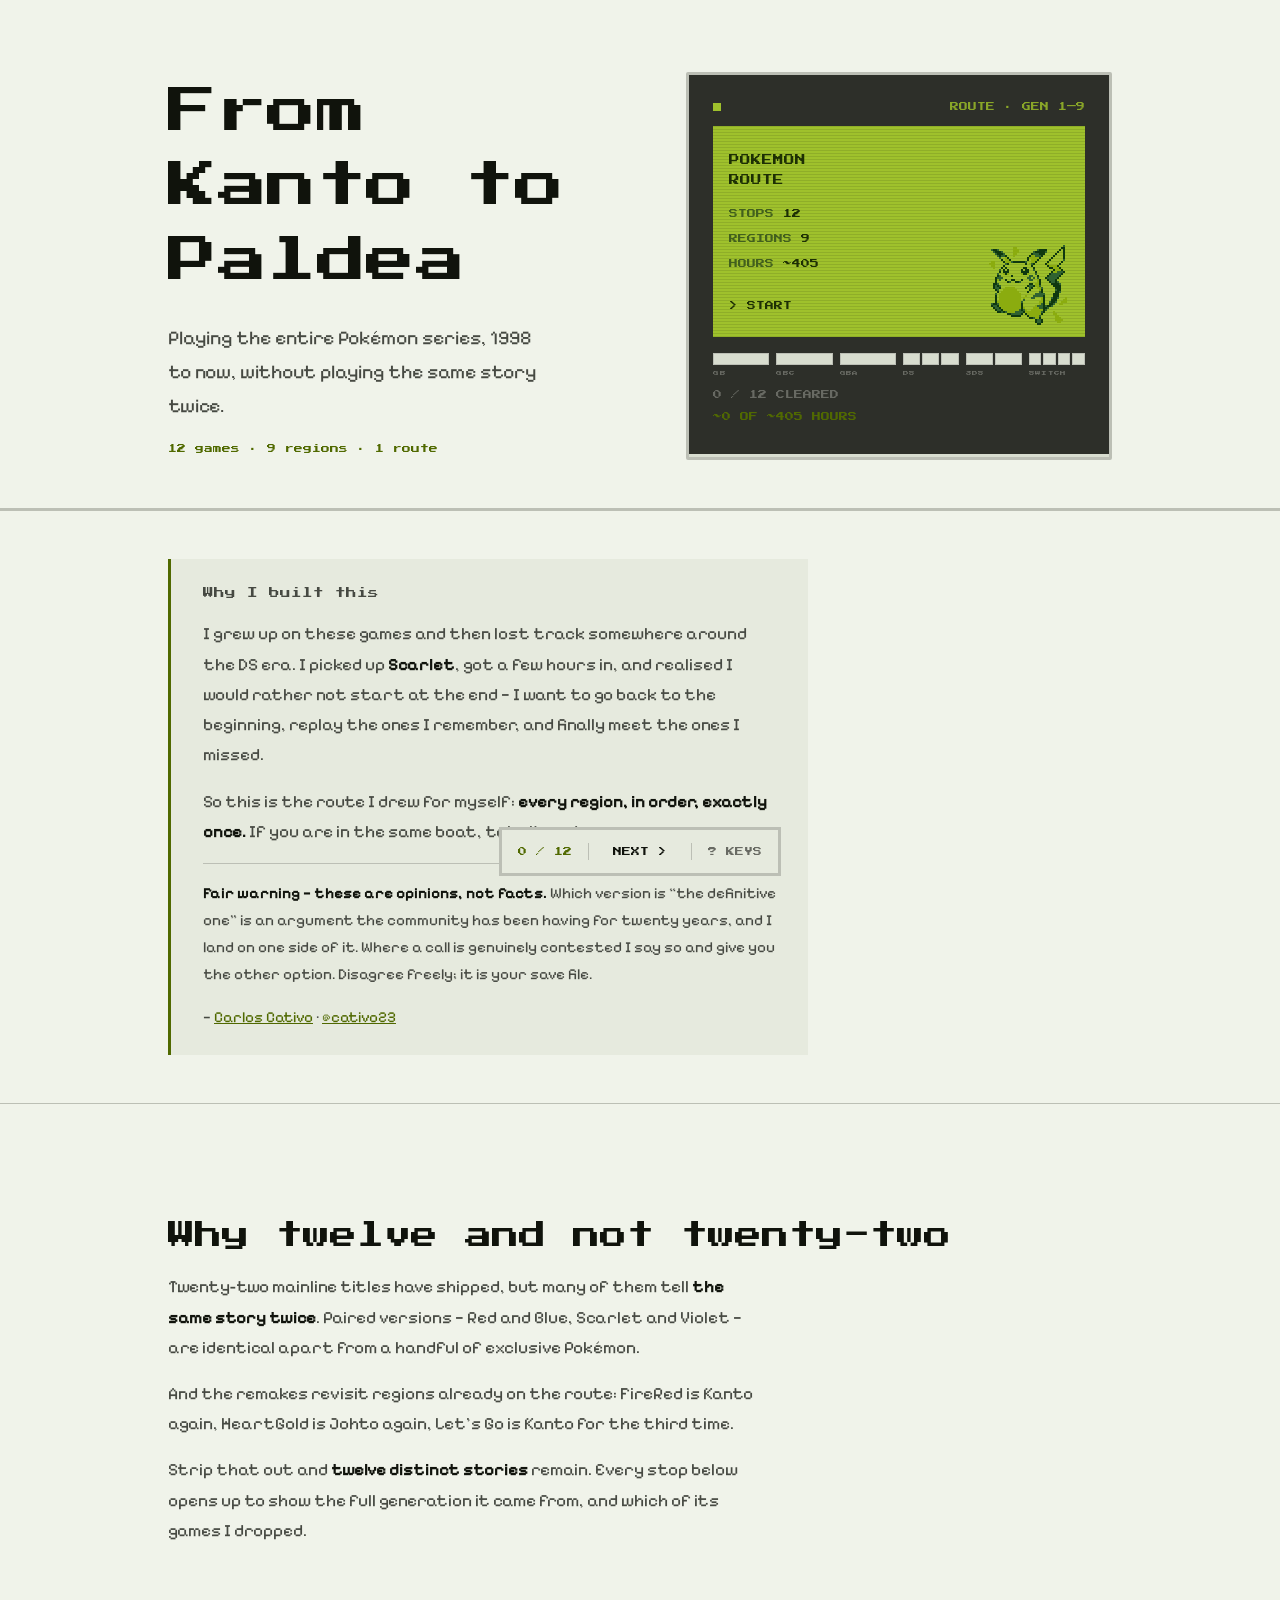
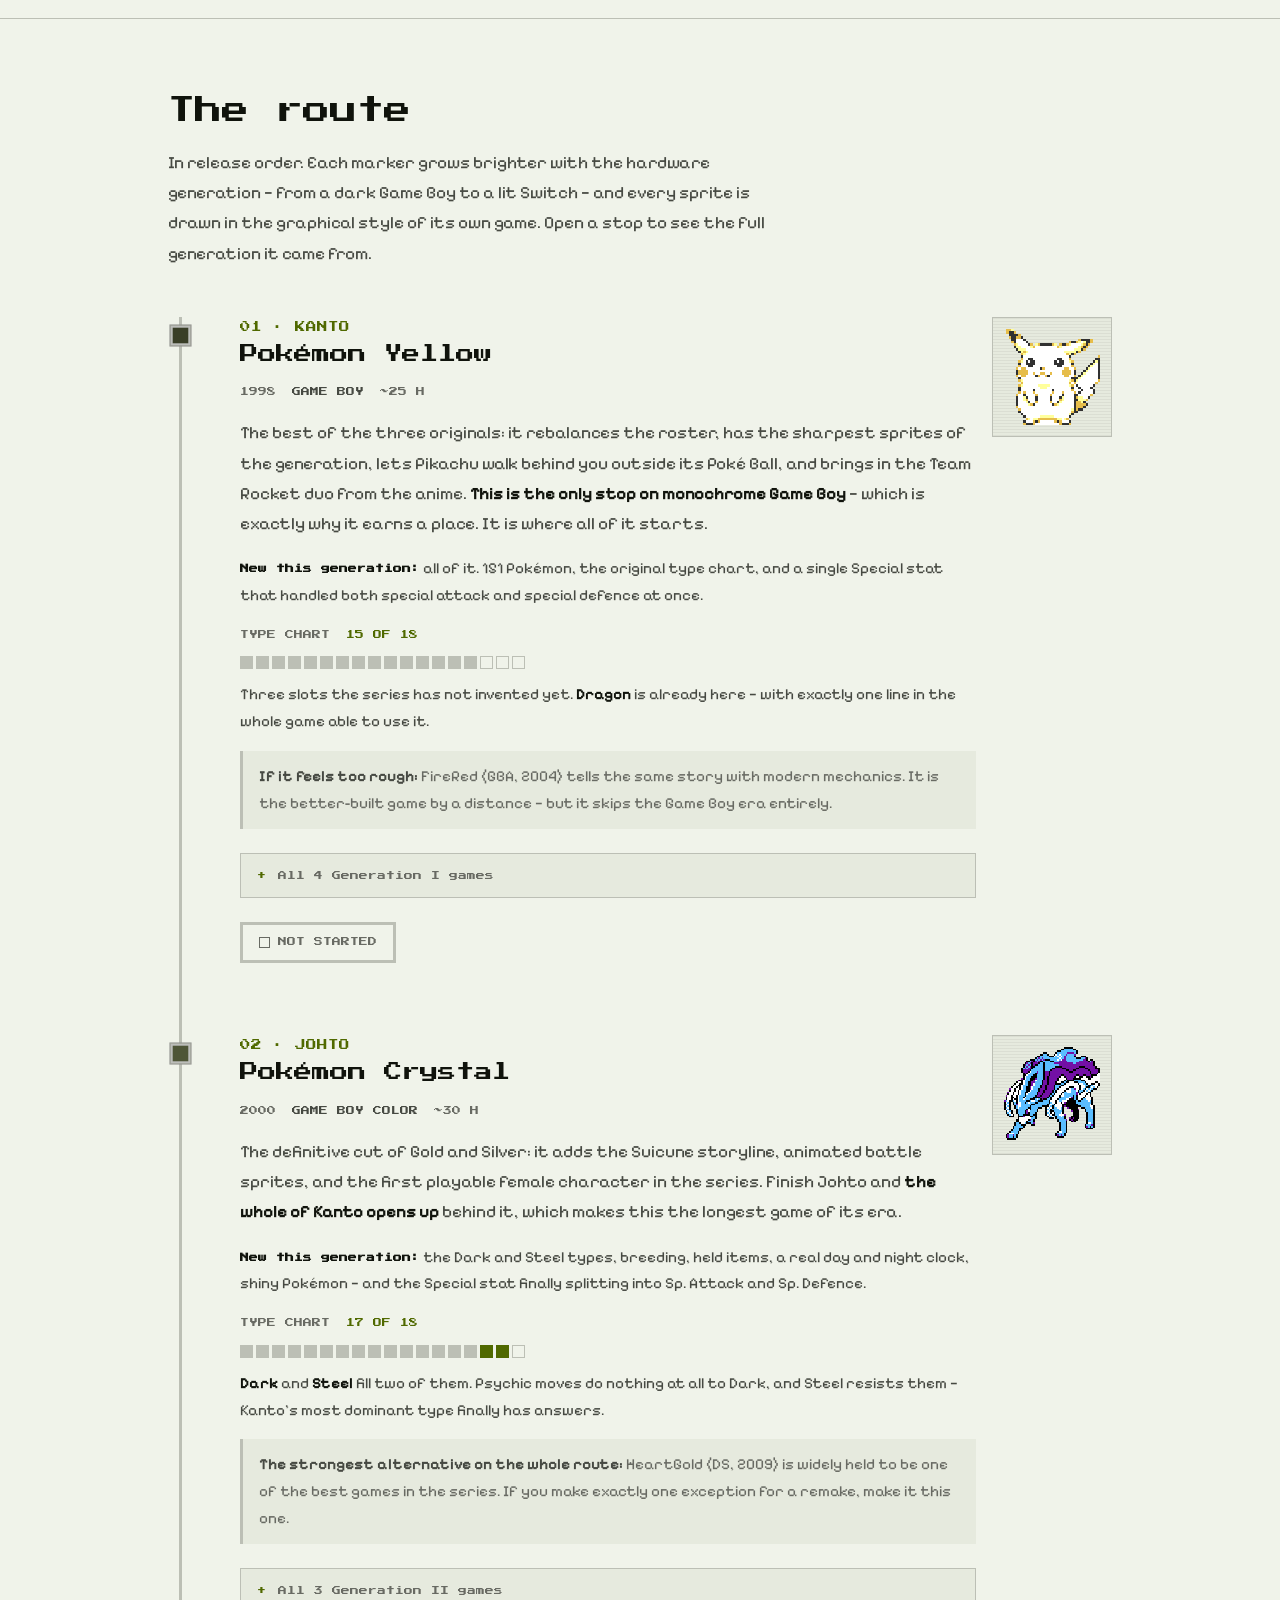
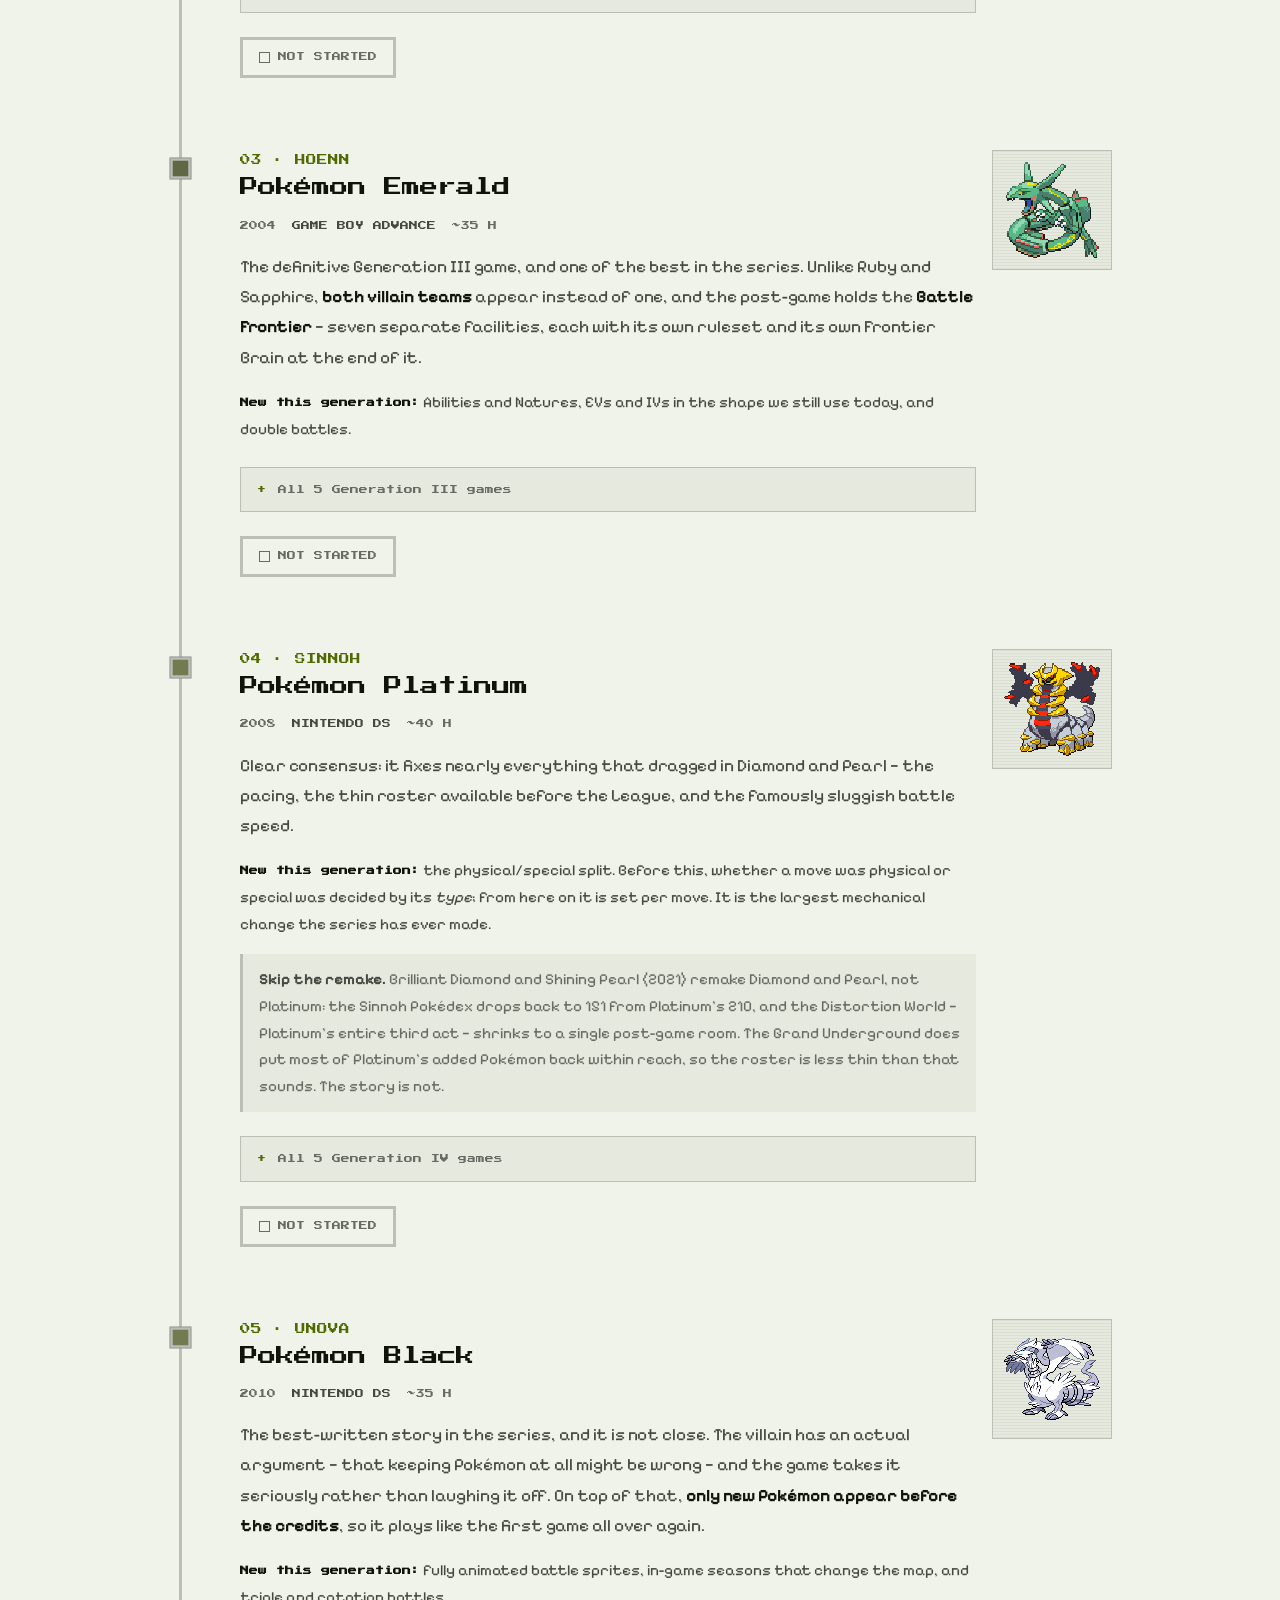
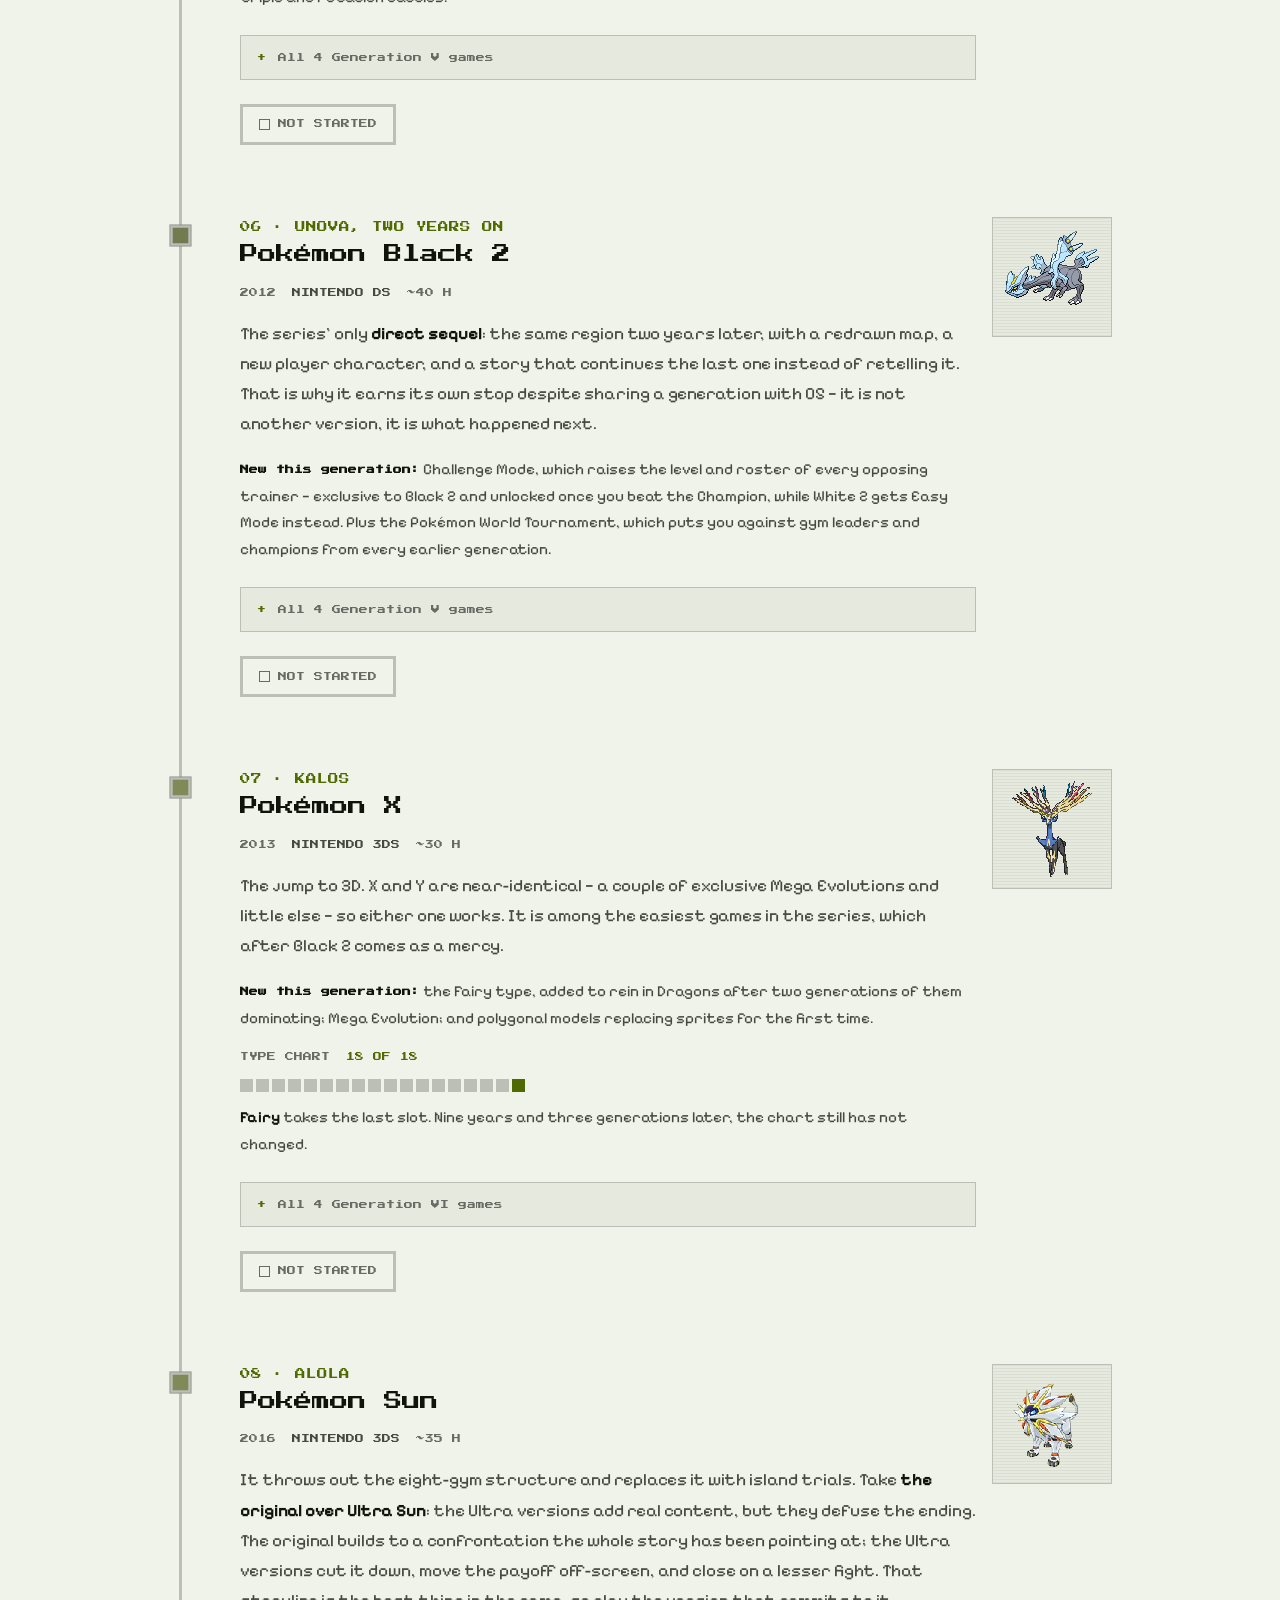
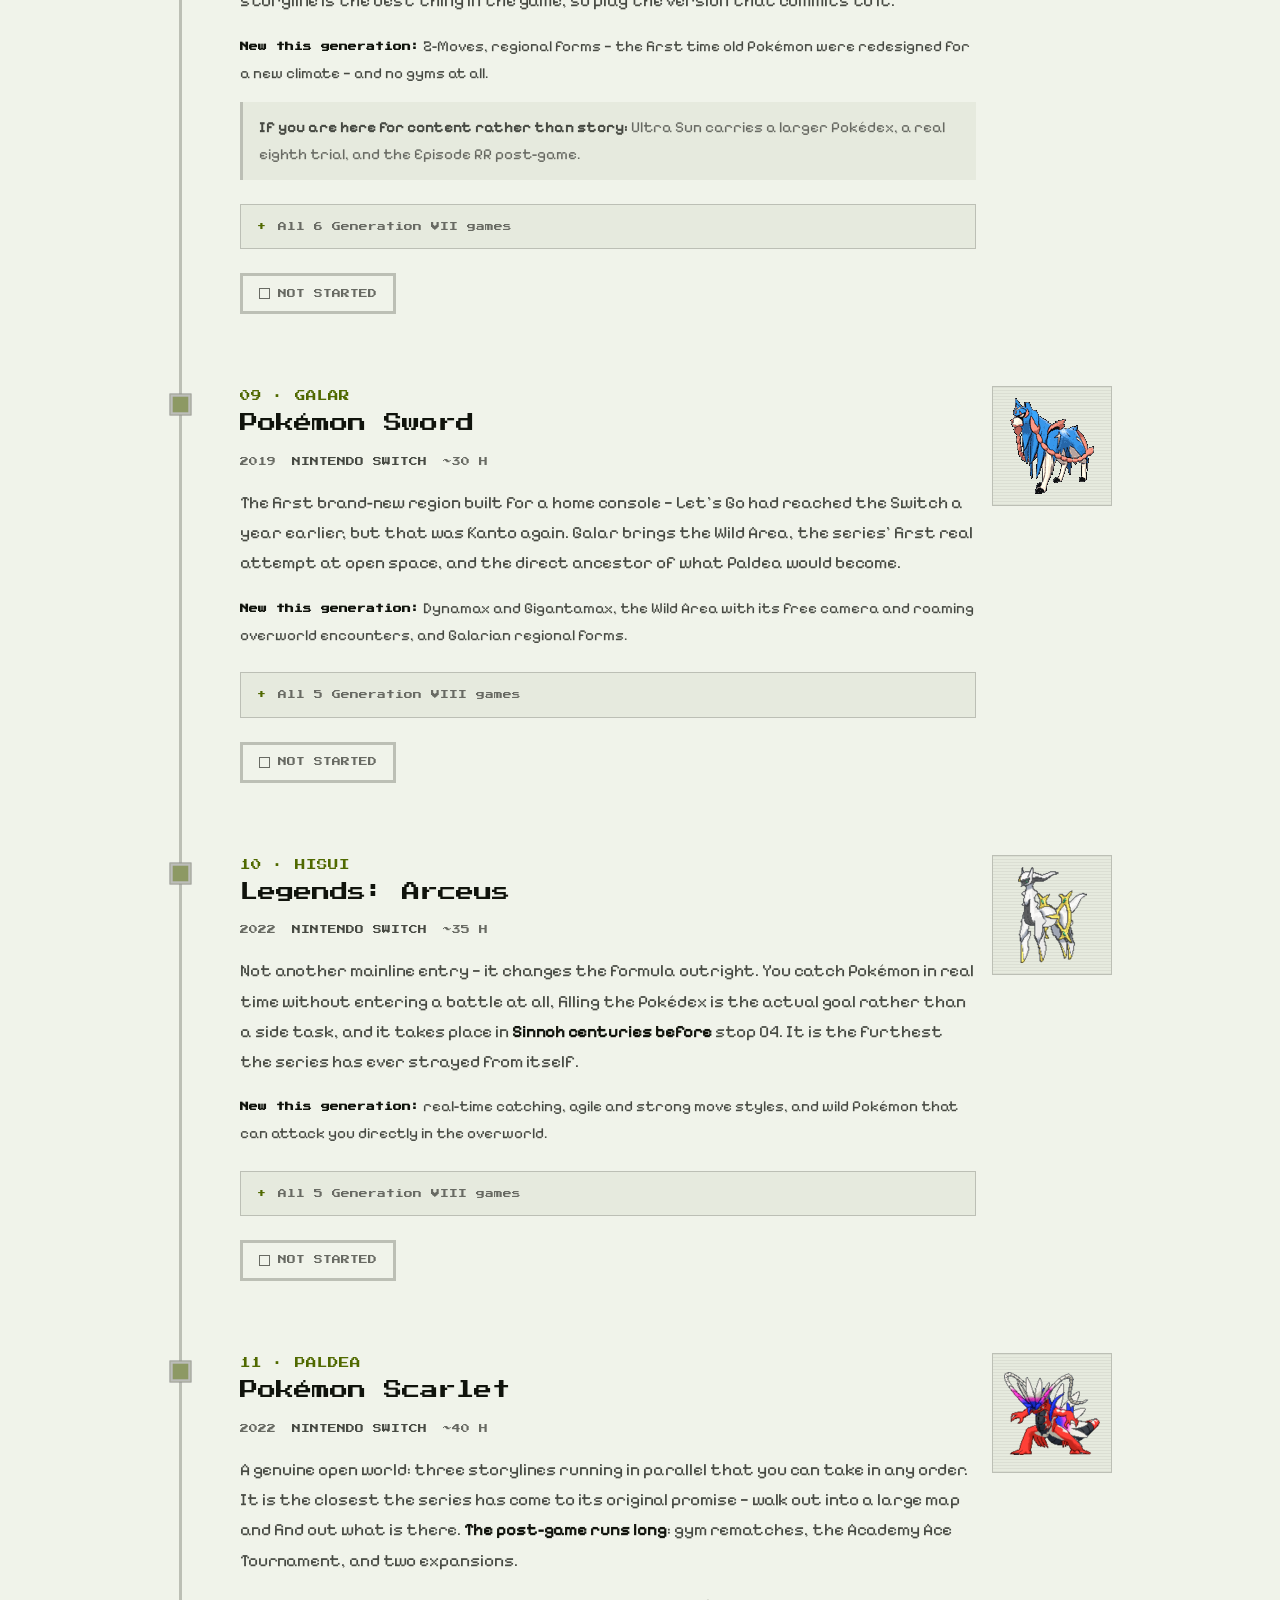
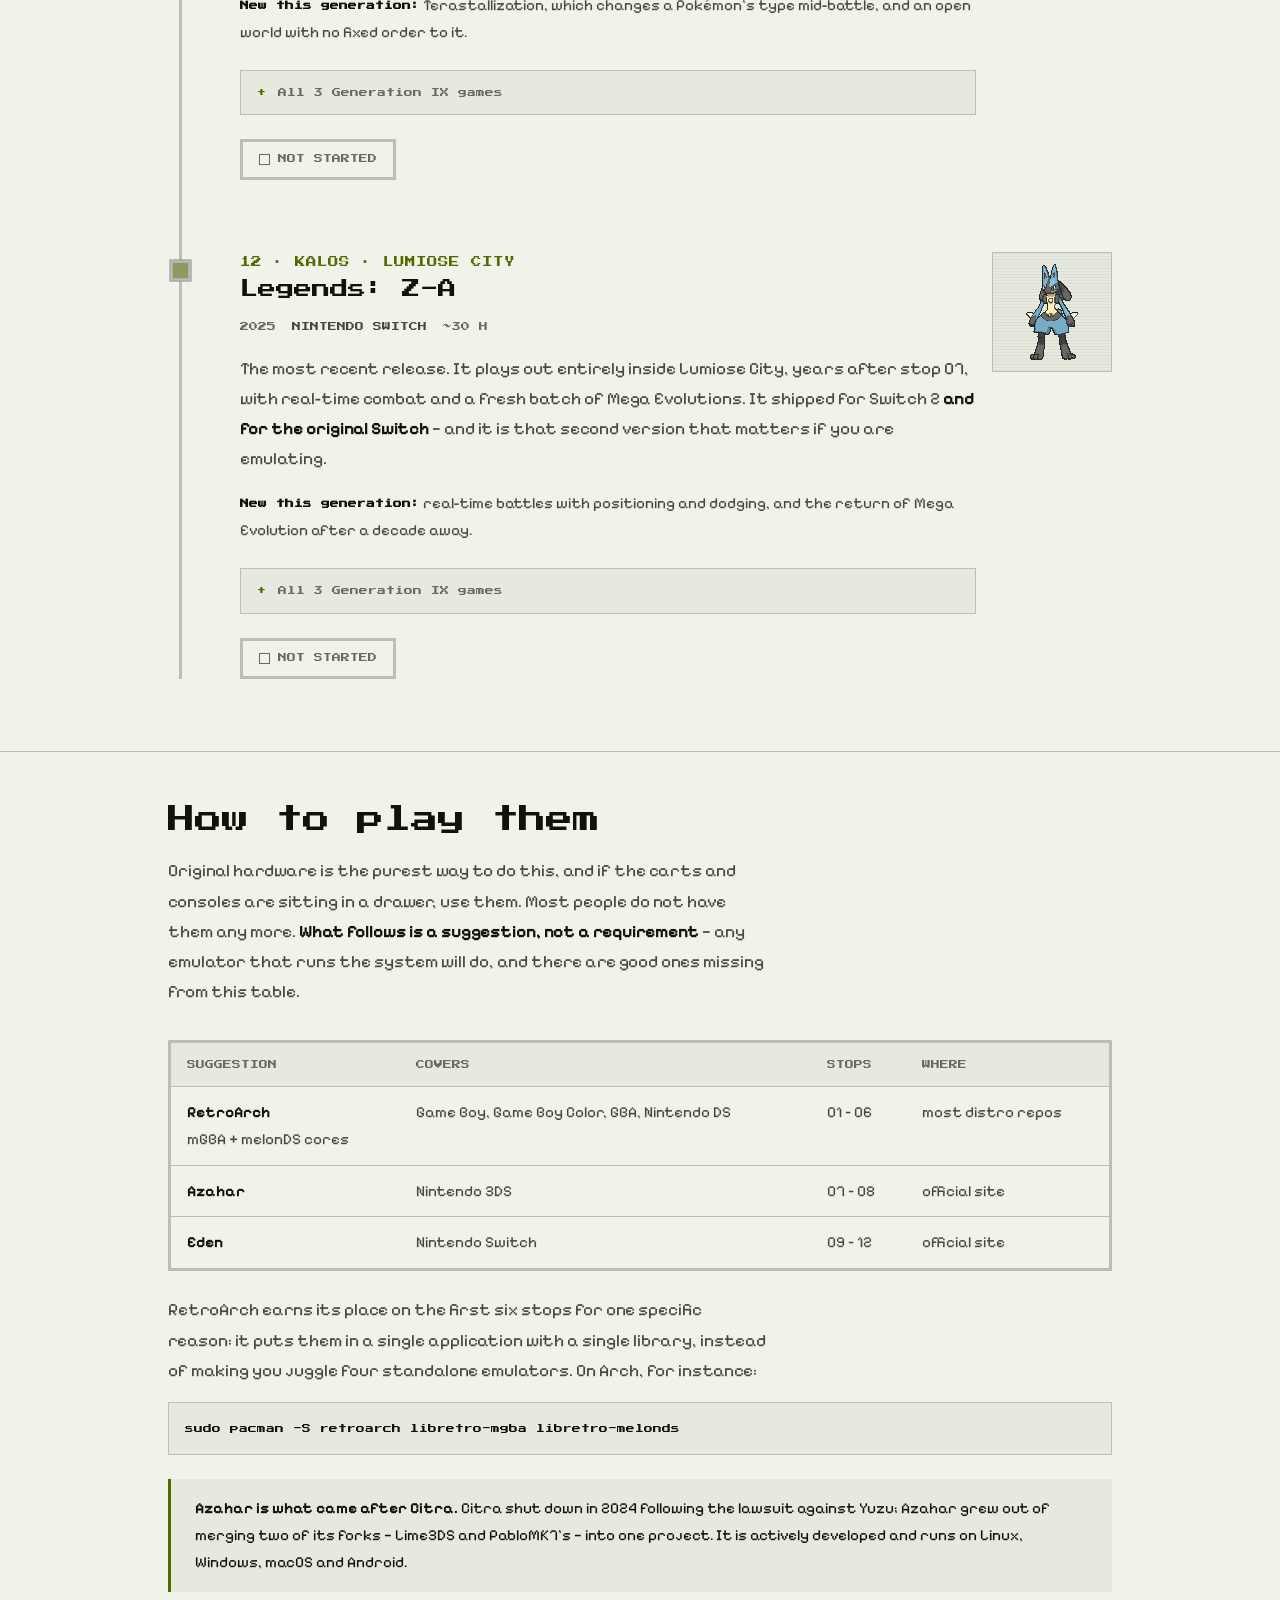
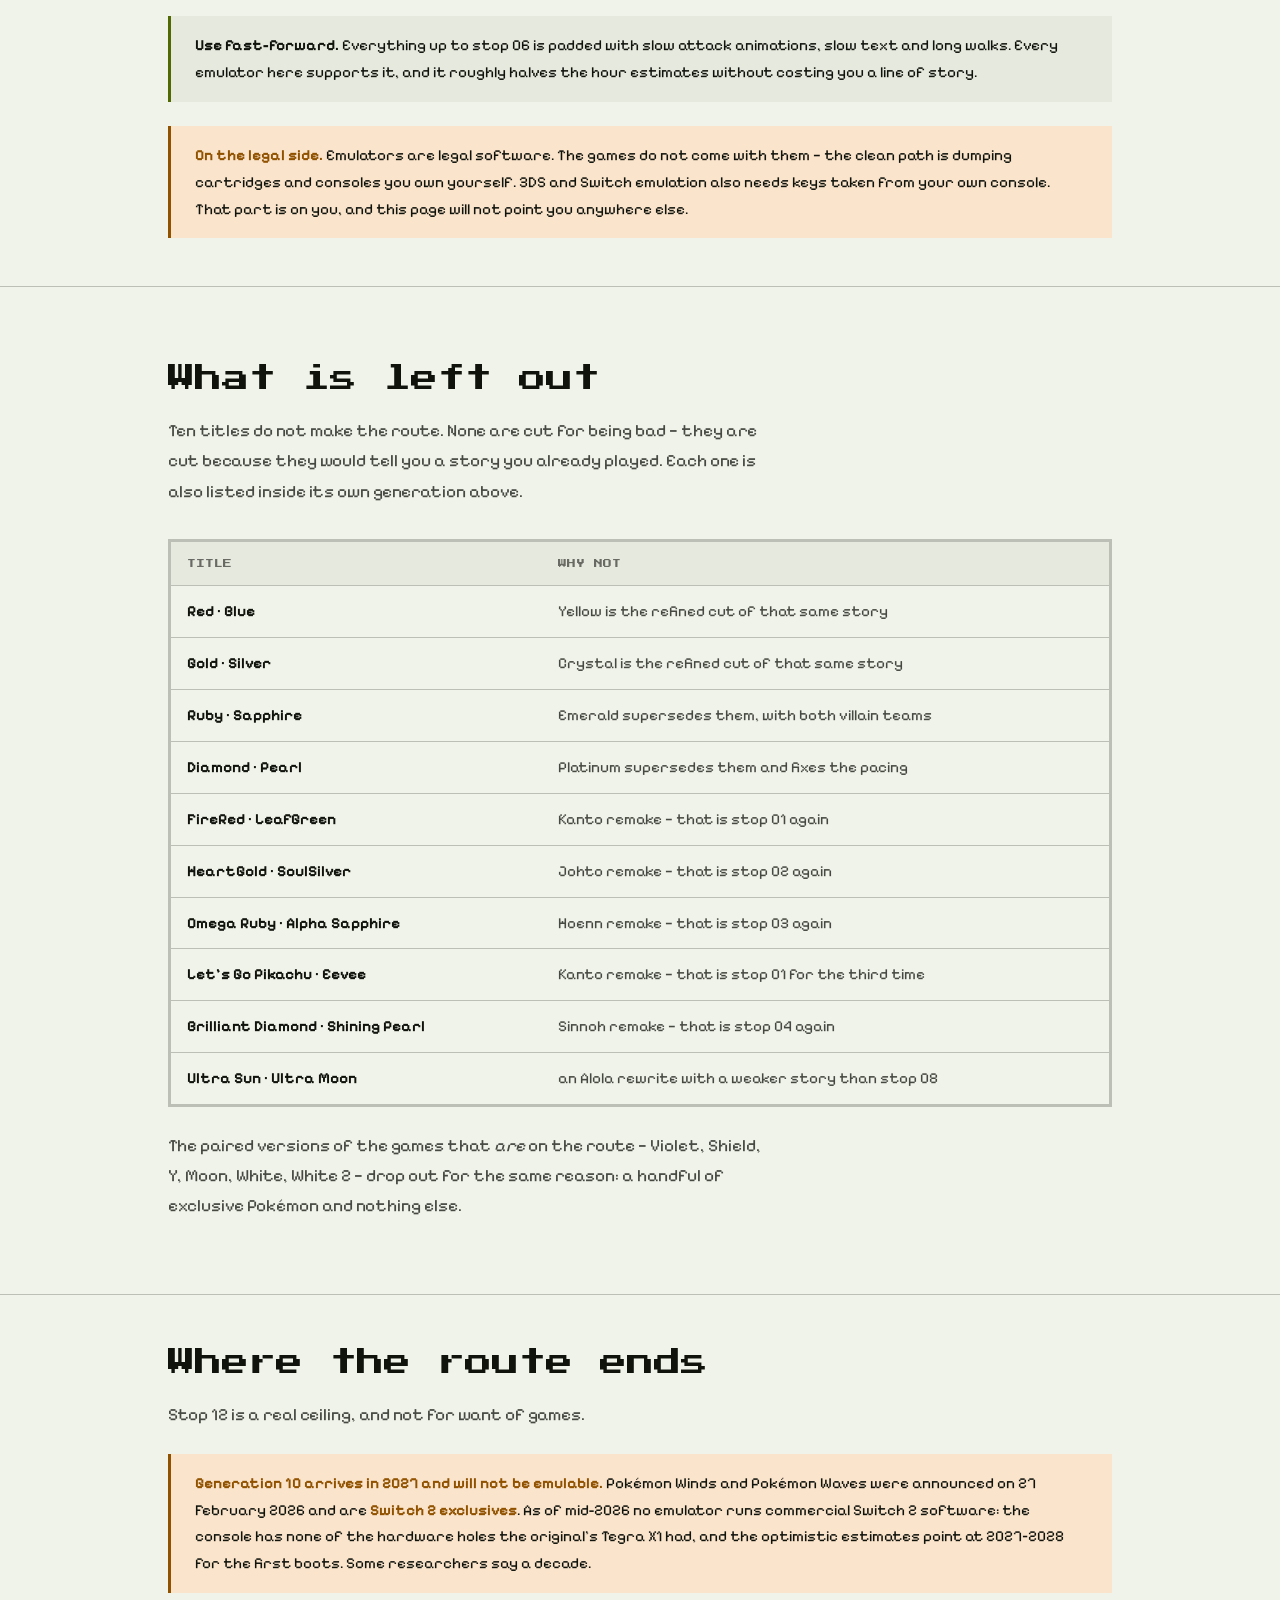
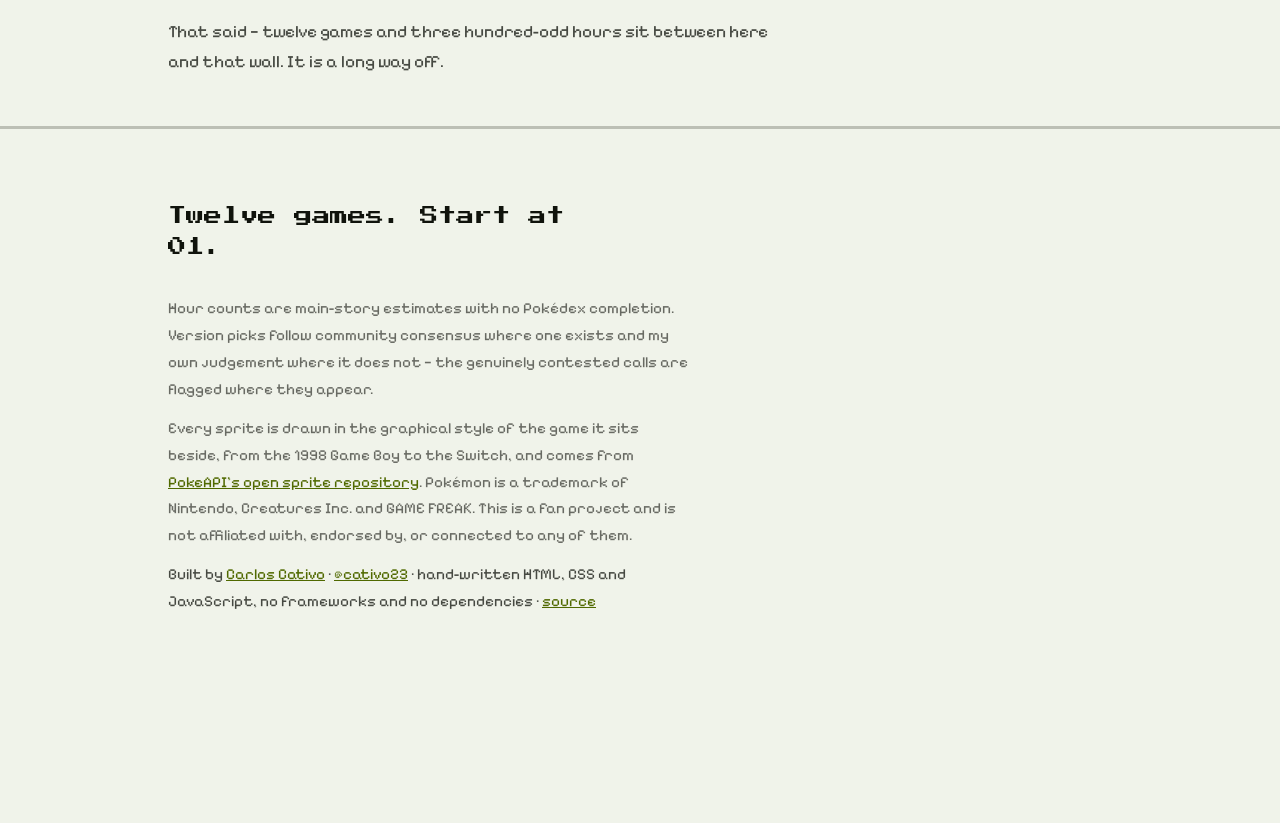
<file: index.html>
<!DOCTYPE html>
<html lang="en">
<head>
<meta charset="UTF-8">
<meta name="viewport" content="width=device-width, initial-scale=1">
<meta name="description" content="A route for playing the whole Pokemon series, Gen 1 to Gen 9 - twelve games, one story per region, no version repeats and no redundant remakes.">
<meta name="color-scheme" content="light dark">
<link rel="canonical" href="https://pokemon.cativo.dev/">

<!-- El icono es el Pikachu de Red/Blue remapeado a los tonos reales de la
     pantalla DMG; el mismo sprite que abre la pagina. -->
<link rel="icon" type="image/png" href="assets/icon.png">
<link rel="apple-touch-icon" href="assets/icon.png">

<!-- La tarjeta que ven WhatsApp, LinkedIn, Slack y Twitter al abrir el enlace.
     Se genera con tools/make-og.sh desde tools/og.html, con los mismos tokens
     y sprites del sitio. og:image pide URL absoluta: relativa la ignoran. -->
<meta property="og:type" content="website">
<meta property="og:site_name" content="pokemon.cativo.dev">
<meta property="og:url" content="https://pokemon.cativo.dev/">
<meta property="og:title" content="From Kanto to Paldea">
<meta property="og:description" content="A route for playing the whole Pokémon series, Generation 1 to Generation 9 — twelve games, one story per region, nothing repeated.">
<meta property="og:image" content="https://pokemon.cativo.dev/assets/og.png">
<meta property="og:image:width" content="1200">
<meta property="og:image:height" content="630">
<meta property="og:image:alt" content="From Kanto to Paldea. Twelve Pokémon sprites in a row, each drawn in the style of its own game, from the 1998 Game Boy to the Switch.">
<meta name="twitter:card" content="summary_large_image">
<meta name="twitter:title" content="From Kanto to Paldea">
<meta name="twitter:description" content="A route for playing the whole Pokémon series, Generation 1 to Generation 9 — twelve games, one story per region, nothing repeated.">
<meta name="twitter:image" content="https://pokemon.cativo.dev/assets/og.png">
<title>From Kanto to Paldea</title>
<link rel="preconnect" href="https://fonts.googleapis.com">
<link rel="preconnect" href="https://fonts.gstatic.com" crossorigin>
<link rel="stylesheet" href="https://fonts.googleapis.com/css2?family=Press+Start+2P&family=Pixelify+Sans:wght@400;500;600;700&display=swap">
<link rel="stylesheet" href="assets/tokens.css">
<link rel="stylesheet" href="assets/styles.css">
</head>
<body>

<header class="hero">
  <div class="wrap hero-in">

    <div class="boot" style="--i: 0">
      <h1>From Kanto to Paldea</h1>
      <p class="thesis">Playing the entire Pok&eacute;mon series, 1998 to now, without playing the same story twice.</p>
      <p class="kicker">12 games &middot; 9 regions &middot; 1 route</p>
    </div>

    <div class="boot" style="--i: 1">
      <div class="dmg">
        <div class="dmg-brow"><span class="led" aria-hidden="true"></span><span>ROUTE &middot; GEN 1&mdash;9</span></div>
        <div class="screen">
          <img class="screen-sprite" src="assets/sprites/hero-pikachu-dmg.png" alt="" width="40" height="40" aria-hidden="true">
          <p class="screen-title">POKEMON<br>ROUTE</p>
          <div class="screen-rows">
            <div>STOPS <b>12</b></div>
            <div>REGIONS <b>9</b></div>
            <div>HOURS <b id="screen-hours">~405</b></div>
          </div>
          <p class="press">&gt; START</p>
        </div>
        <div class="cells" id="cells" aria-hidden="true"></div>
        <p class="cells-lbl" id="cells-lbl">0 / 12 CLEARED</p>
        <p class="cells-lbl cells-hours" id="hours-lbl">~0 OF ~405 HOURS</p>
      </div>
    </div>

  </div>
</header>

<main>

<section class="band band-tight">
  <div class="wrap">
    <div class="card-note">
      <p class="card-note-h">Why I built this</p>
      <p>I grew up on these games and then lost track somewhere around the DS era. I picked up <b>Scarlet</b>, got a few hours in, and realised I would rather not start at the end &mdash; I want to go back to the beginning, replay the ones I remember, and finally meet the ones I missed.</p>
      <p>So this is the route I drew for myself: <b>every region, in order, exactly once.</b> If you are in the same boat, take it and go.</p>
      <p class="disclaimer"><b>Fair warning &mdash; these are opinions, not facts.</b> Which version is &ldquo;the definitive one&rdquo; is an argument the community has been having for twenty years, and I land on one side of it. Where a call is genuinely contested I say so and give you the other option. Disagree freely; it is your save file.</p>
      <p class="sig">&mdash; <a href="https://cativo.dev">Carlos Cativo</a> &middot; <a href="https://github.com/cativo23">@cativo23</a></p>
    </div>
  </div>
</section>

<section class="band band-wide">
  <div class="wrap">
    <h2>Why twelve and not twenty-two</h2>
    <p class="measure">Twenty-two mainline titles have shipped, but many of them tell <b>the same story twice</b>. Paired versions &mdash; Red and Blue, Scarlet and Violet &mdash; are identical apart from a handful of exclusive Pok&eacute;mon.</p>
    <p class="measure">And the remakes revisit regions already on the route: FireRed is Kanto again, HeartGold is Johto again, Let&rsquo;s Go is Kanto for the third time.</p>
    <p class="measure">Strip that out and <b>twelve distinct stories</b> remain. Every stop below opens up to show the full generation it came from, and which of its games I dropped.</p>
  </div>
</section>

<section class="band">
  <div class="wrap">
    <h2>The route</h2>
    <p class="measure">In release order. Each marker grows brighter with the hardware generation &mdash;
      from a dark Game Boy to a lit Switch &mdash; and every sprite is drawn in the graphical style of
      its own game. Open a stop to see the full generation it came from.</p>

    <div class="route" id="route">
      <div class="rail" aria-hidden="true"><div class="rail-fill" id="rail-fill"></div></div>

      <article class="stage" data-id="g1" style="--era: var(--era-gb)">
        <span class="dot" aria-hidden="true"></span>
        <div class="stage-body">
          <div class="stage-n">01 &middot; KANTO</div>
          <h3>Pok&eacute;mon Yellow</h3>
          <div class="stage-meta"><span>1998</span><span><b>GAME BOY</b></span><span>~25 H</span></div>
          <p class="stage-why">The best of the three originals: it rebalances the roster, has the sharpest sprites of the generation, lets Pikachu walk behind you outside its Pok&eacute; Ball, and brings in the Team Rocket duo from the anime. <b>This is the only stop on monochrome Game Boy</b> &mdash; which is exactly why it earns a place. It is where all of it starts.</p>
          <p class="stage-new"><b>New this generation:</b> all of it. 151 Pok&eacute;mon, the original type chart, and a single Special stat that handled both special attack and special defence at once.</p>
          <div class="tc">
            <div class="tc-top"><span>TYPE CHART</span><b>15 OF 18</b></div>
            <div class="tc-strip" aria-hidden="true"><i></i><i></i><i></i><i></i><i></i><i></i><i></i><i></i><i></i><i></i><i></i><i></i><i></i><i></i><i></i><i class="empty"></i><i class="empty"></i><i class="empty"></i></div>
            <p class="tc-note">Three slots the series has not invented yet. <b>Dragon</b> is already here &mdash; with exactly one line in the whole game able to use it.</p>
          </div>
          <div class="aside"><b>If it feels too rough:</b> FireRed (GBA, 2004) tells the same story with modern mechanics. It is the better-built game by a distance &mdash; but it skips the Game Boy era entirely.</div>
          <details class="gen">
            <summary>All 4 Generation I games</summary>
            <ul class="gen-list">
              <li class="pick"><span class="tick" aria-hidden="true"></span><b>Yellow</b> (1998) &mdash; on the route</li>
              <li class="drop"><span class="tick" aria-hidden="true"></span><b>Red &middot; Blue</b> (1996 / 1998) &mdash; Yellow is the refined cut of the same story</li>
              <li class="drop"><span class="tick" aria-hidden="true"></span><b>Green</b> (1996, Japan only) &mdash; never released outside Japan</li>
            </ul>
          </details>
          <button class="mark" type="button"><span class="box" aria-hidden="true"></span><span class="mark-t">MARK</span></button>
        </div>
        <figure class="sprite"><img src="assets/sprites/01-pikachu.png" alt="Pikachu, as sprited in Pokemon Yellow (Game Boy, 1998)" width="96" height="96" loading="lazy" decoding="async"></figure>
      </article>

      <article class="stage" data-id="g2" style="--era: var(--era-gbc)">
        <span class="dot" aria-hidden="true"></span>
        <div class="stage-body">
          <div class="stage-n">02 &middot; JOHTO</div>
          <h3>Pok&eacute;mon Crystal</h3>
          <div class="stage-meta"><span>2000</span><span><b>GAME BOY COLOR</b></span><span>~30 H</span></div>
          <p class="stage-why">The definitive cut of Gold and Silver: it adds the Suicune storyline, animated battle sprites, and the first playable female character in the series. Finish Johto and <b>the whole of Kanto opens up</b> behind it, which makes this the longest game of its era.</p>
          <p class="stage-new"><b>New this generation:</b> the Dark and Steel types, breeding, held items, a real day and night clock, shiny Pok&eacute;mon &mdash; and the Special stat finally splitting into Sp. Attack and Sp. Defence.</p>
          <div class="tc">
            <div class="tc-top"><span>TYPE CHART</span><b>17 OF 18</b></div>
            <div class="tc-strip" aria-hidden="true"><i></i><i></i><i></i><i></i><i></i><i></i><i></i><i></i><i></i><i></i><i></i><i></i><i></i><i></i><i></i><i class="new"></i><i class="new"></i><i class="empty"></i></div>
            <p class="tc-note"><b>Dark</b> and <b>Steel</b> fill two of them. Psychic moves do nothing at all to Dark, and Steel resists them &mdash; Kanto's most dominant type finally has answers.</p>
          </div>
          <div class="aside"><b>The strongest alternative on the whole route:</b> HeartGold (DS, 2009) is widely held to be one of the best games in the series. If you make exactly one exception for a remake, make it this one.</div>
          <details class="gen">
            <summary>All 3 Generation II games</summary>
            <ul class="gen-list">
              <li class="pick"><span class="tick" aria-hidden="true"></span><b>Crystal</b> (2000) &mdash; on the route</li>
              <li class="drop"><span class="tick" aria-hidden="true"></span><b>Gold &middot; Silver</b> (1999) &mdash; Crystal is the refined cut of the same story</li>
            </ul>
          </details>
          <button class="mark" type="button"><span class="box" aria-hidden="true"></span><span class="mark-t">MARK</span></button>
        </div>
        <figure class="sprite"><img src="assets/sprites/02-suicune.png" alt="Suicune, as sprited in Pokemon Crystal (Game Boy Color, 2000)" width="96" height="96" loading="lazy" decoding="async"></figure>
      </article>

      <article class="stage" data-id="g3" style="--era: var(--era-gba)">
        <span class="dot" aria-hidden="true"></span>
        <div class="stage-body">
          <div class="stage-n">03 &middot; HOENN</div>
          <h3>Pok&eacute;mon Emerald</h3>
          <div class="stage-meta"><span>2004</span><span><b>GAME BOY ADVANCE</b></span><span>~35 H</span></div>
          <p class="stage-why">The definitive Generation III game, and one of the best in the series. Unlike Ruby and Sapphire, <b>both villain teams</b> appear instead of one, and the post-game holds the <b>Battle Frontier</b> &mdash; seven separate facilities, each with its own ruleset and its own Frontier Brain at the end of it.</p>
          <p class="stage-new"><b>New this generation:</b> Abilities and Natures, EVs and IVs in the shape we still use today, and double battles.</p>
          <details class="gen">
            <summary>All 5 Generation III games</summary>
            <ul class="gen-list">
              <li class="pick"><span class="tick" aria-hidden="true"></span><b>Emerald</b> (2004) &mdash; on the route</li>
              <li class="drop"><span class="tick" aria-hidden="true"></span><b>Ruby &middot; Sapphire</b> (2002) &mdash; Emerald supersedes them, with both villain teams</li>
              <li class="drop"><span class="tick" aria-hidden="true"></span><b>FireRed &middot; LeafGreen</b> (2004) &mdash; a Kanto remake &mdash; that is stop 01 again</li>
            </ul>
          </details>
          <button class="mark" type="button"><span class="box" aria-hidden="true"></span><span class="mark-t">MARK</span></button>
        </div>
        <figure class="sprite"><img src="assets/sprites/03-rayquaza.png" alt="Rayquaza, as sprited in Pokemon Emerald (Game Boy Advance, 2004)" width="96" height="96" loading="lazy" decoding="async"></figure>
      </article>

      <article class="stage" data-id="g4" style="--era: var(--era-ds)">
        <span class="dot" aria-hidden="true"></span>
        <div class="stage-body">
          <div class="stage-n">04 &middot; SINNOH</div>
          <h3>Pok&eacute;mon Platinum</h3>
          <div class="stage-meta"><span>2008</span><span><b>NINTENDO DS</b></span><span>~40 H</span></div>
          <p class="stage-why">Clear consensus: it fixes nearly everything that dragged in Diamond and Pearl &mdash; the pacing, the thin roster available before the League, and the famously sluggish battle speed.</p>
          <p class="stage-new"><b>New this generation:</b> the physical/special split. Before this, whether a move was physical or special was decided by its <em>type</em>; from here on it is set per move. It is the largest mechanical change the series has ever made.</p>
          <div class="aside"><b>Skip the remake.</b> Brilliant Diamond and Shining Pearl (2021) remake Diamond and Pearl, not Platinum: the Sinnoh Pok&eacute;dex drops back to 151 from Platinum&rsquo;s 210, and the Distortion World &mdash; Platinum&rsquo;s entire third act &mdash; shrinks to a single post-game room. The Grand Underground does put most of Platinum&rsquo;s added Pok&eacute;mon back within reach, so the roster is less thin than that sounds. The story is not.</div>
          <details class="gen">
            <summary>All 5 Generation IV games</summary>
            <ul class="gen-list">
              <li class="pick"><span class="tick" aria-hidden="true"></span><b>Platinum</b> (2008) &mdash; on the route</li>
              <li class="drop"><span class="tick" aria-hidden="true"></span><b>Diamond &middot; Pearl</b> (2006) &mdash; Platinum supersedes them</li>
              <li class="drop"><span class="tick" aria-hidden="true"></span><b>HeartGold &middot; SoulSilver</b> (2009) &mdash; a Johto remake &mdash; that is stop 02 again</li>
            </ul>
          </details>
          <button class="mark" type="button"><span class="box" aria-hidden="true"></span><span class="mark-t">MARK</span></button>
        </div>
        <figure class="sprite"><img src="assets/sprites/04-giratina.png" alt="Giratina, as sprited in Pokemon Platinum (Nintendo DS, 2008)" width="96" height="96" loading="lazy" decoding="async"></figure>
      </article>

      <article class="stage" data-id="g5" style="--era: var(--era-ds)">
        <span class="dot" aria-hidden="true"></span>
        <div class="stage-body">
          <div class="stage-n">05 &middot; UNOVA</div>
          <h3>Pok&eacute;mon Black</h3>
          <div class="stage-meta"><span>2010</span><span><b>NINTENDO DS</b></span><span>~35 H</span></div>
          <p class="stage-why">The best-written story in the series, and it is not close. The villain has an actual argument &mdash; that keeping Pok&eacute;mon at all might be wrong &mdash; and the game takes it seriously rather than laughing it off. On top of that, <b>only new Pok&eacute;mon appear before the credits</b>, so it plays like the first game all over again.</p>
          <p class="stage-new"><b>New this generation:</b> fully animated battle sprites, in-game seasons that change the map, and triple and rotation battles.</p>
          <details class="gen">
            <summary>All 4 Generation V games</summary>
            <ul class="gen-list">
              <li class="pick"><span class="tick" aria-hidden="true"></span><b>Black</b> (2010) &mdash; on the route as stop 05</li>
              <li class="pick"><span class="tick" aria-hidden="true"></span><b>Black 2</b> (2012) &mdash; on the route as stop 06 &mdash; a true sequel, not a re-release</li>
              <li class="drop"><span class="tick" aria-hidden="true"></span><b>White &middot; White 2</b> (2010 / 2012) &mdash; paired versions of the two above</li>
            </ul>
          </details>
          <button class="mark" type="button"><span class="box" aria-hidden="true"></span><span class="mark-t">MARK</span></button>
        </div>
        <figure class="sprite"><img src="assets/sprites/05-reshiram.png" alt="Reshiram, as sprited in Pokemon Black (Nintendo DS, 2010)" width="96" height="96" loading="lazy" decoding="async"></figure>
      </article>

      <article class="stage" data-id="g5b" style="--era: var(--era-ds)">
        <span class="dot" aria-hidden="true"></span>
        <div class="stage-body">
          <div class="stage-n">06 &middot; UNOVA, TWO YEARS ON</div>
          <h3>Pok&eacute;mon Black 2</h3>
          <div class="stage-meta"><span>2012</span><span><b>NINTENDO DS</b></span><span>~40 H</span></div>
          <p class="stage-why">The series&rsquo; only <b>direct sequel</b>: the same region two years later, with a redrawn map, a new player character, and a story that continues the last one instead of retelling it. That is why it earns its own stop despite sharing a generation with 05 &mdash; it is not another version, it is what happened next.</p>
          <p class="stage-new"><b>New this generation:</b> Challenge Mode, which raises the level and roster of every opposing trainer &mdash; exclusive to Black 2 and unlocked once you beat the Champion, while White 2 gets Easy Mode instead. Plus the Pok&eacute;mon World Tournament, which puts you against gym leaders and champions from every earlier generation.</p>
          <details class="gen">
            <summary>All 4 Generation V games</summary>
            <ul class="gen-list">
              <li class="pick"><span class="tick" aria-hidden="true"></span><b>Black</b> (2010) &mdash; on the route as stop 05</li>
              <li class="pick"><span class="tick" aria-hidden="true"></span><b>Black 2</b> (2012) &mdash; on the route as stop 06</li>
              <li class="drop"><span class="tick" aria-hidden="true"></span><b>White &middot; White 2</b> (2010 / 2012) &mdash; paired versions of the two above</li>
            </ul>
          </details>
          <button class="mark" type="button"><span class="box" aria-hidden="true"></span><span class="mark-t">MARK</span></button>
        </div>
        <figure class="sprite"><img src="assets/sprites/06-kyurem.png" alt="Kyurem, as sprited in Pokemon Black 2 (Nintendo DS, 2012)" width="96" height="96" loading="lazy" decoding="async"></figure>
      </article>

      <article class="stage" data-id="g6" style="--era: var(--era-3ds)">
        <span class="dot" aria-hidden="true"></span>
        <div class="stage-body">
          <div class="stage-n">07 &middot; KALOS</div>
          <h3>Pok&eacute;mon X</h3>
          <div class="stage-meta"><span>2013</span><span><b>NINTENDO 3DS</b></span><span>~30 H</span></div>
          <p class="stage-why">The jump to 3D. X and Y are near-identical &mdash; a couple of exclusive Mega Evolutions and little else &mdash; so either one works. It is among the easiest games in the series, which after Black 2 comes as a mercy.</p>
          <p class="stage-new"><b>New this generation:</b> the Fairy type, added to rein in Dragons after two generations of them dominating; Mega Evolution; and polygonal models replacing sprites for the first time.</p>
          <div class="tc">
            <div class="tc-top"><span>TYPE CHART</span><b>18 OF 18</b></div>
            <div class="tc-strip" aria-hidden="true"><i></i><i></i><i></i><i></i><i></i><i></i><i></i><i></i><i></i><i></i><i></i><i></i><i></i><i></i><i></i><i></i><i></i><i class="new"></i></div>
            <p class="tc-note"><b>Fairy</b> takes the last slot. Nine years and three generations later, the chart still has not changed.</p>
          </div>
          <details class="gen">
            <summary>All 4 Generation VI games</summary>
            <ul class="gen-list">
              <li class="pick"><span class="tick" aria-hidden="true"></span><b>X</b> (2013) &mdash; on the route</li>
              <li class="drop"><span class="tick" aria-hidden="true"></span><b>Y</b> (2013) &mdash; paired version, same story</li>
              <li class="drop"><span class="tick" aria-hidden="true"></span><b>Omega Ruby &middot; Alpha Sapphire</b> (2014) &mdash; a Hoenn remake &mdash; that is stop 03 again</li>
            </ul>
          </details>
          <button class="mark" type="button"><span class="box" aria-hidden="true"></span><span class="mark-t">MARK</span></button>
        </div>
        <figure class="sprite"><img src="assets/sprites/07-xerneas.png" alt="Xerneas, as rendered in Pokemon X (Nintendo 3DS, 2013)" width="96" height="96" loading="lazy" decoding="async"></figure>
      </article>

      <article class="stage" data-id="g7" style="--era: var(--era-3ds)">
        <span class="dot" aria-hidden="true"></span>
        <div class="stage-body">
          <div class="stage-n">08 &middot; ALOLA</div>
          <h3>Pok&eacute;mon Sun</h3>
          <div class="stage-meta"><span>2016</span><span><b>NINTENDO 3DS</b></span><span>~35 H</span></div>
          <p class="stage-why">It throws out the eight-gym structure and replaces it with island trials. Take <b>the original over Ultra Sun</b>: the Ultra versions add real content, but they defuse the ending. The original builds to a confrontation the whole story has been pointing at; the Ultra versions cut it down, move the payoff off-screen, and close on a lesser fight. That storyline is the best thing in the game, so play the version that commits to it.</p>
          <p class="stage-new"><b>New this generation:</b> Z-Moves, regional forms &mdash; the first time old Pok&eacute;mon were redesigned for a new climate &mdash; and no gyms at all.</p>
          <div class="aside"><b>If you are here for content rather than story:</b> Ultra Sun carries a larger Pok&eacute;dex, a real eighth trial, and the Episode RR post-game.</div>
          <details class="gen">
            <summary>All 6 Generation VII games</summary>
            <ul class="gen-list">
              <li class="pick"><span class="tick" aria-hidden="true"></span><b>Sun</b> (2016) &mdash; on the route</li>
              <li class="drop"><span class="tick" aria-hidden="true"></span><b>Moon</b> (2016) &mdash; paired version, same story</li>
              <li class="drop"><span class="tick" aria-hidden="true"></span><b>Ultra Sun &middot; Ultra Moon</b> (2017) &mdash; an Alola rewrite with a weaker story</li>
              <li class="drop"><span class="tick" aria-hidden="true"></span><b>Let&rsquo;s Go Pikachu &middot; Eevee</b> (2018) &mdash; a Kanto remake &mdash; stop 01 for the third time</li>
            </ul>
          </details>
          <button class="mark" type="button"><span class="box" aria-hidden="true"></span><span class="mark-t">MARK</span></button>
        </div>
        <figure class="sprite"><img src="assets/sprites/08-solgaleo.png" alt="Solgaleo, as rendered in Pokemon Sun (Nintendo 3DS, 2016)" width="96" height="96" loading="lazy" decoding="async"></figure>
      </article>

      <article class="stage" data-id="g8" style="--era: var(--era-switch)">
        <span class="dot" aria-hidden="true"></span>
        <div class="stage-body">
          <div class="stage-n">09 &middot; GALAR</div>
          <h3>Pok&eacute;mon Sword</h3>
          <div class="stage-meta"><span>2019</span><span><b>NINTENDO SWITCH</b></span><span>~30 H</span></div>
          <p class="stage-why">The first brand-new region built for a home console &mdash; Let&rsquo;s Go had reached the Switch a year earlier, but that was Kanto again. Galar brings the Wild Area, the series&rsquo; first real attempt at open space, and the direct ancestor of what Paldea would become.</p>
          <p class="stage-new"><b>New this generation:</b> Dynamax and Gigantamax, the Wild Area with its free camera and roaming overworld encounters, and Galarian regional forms.</p>
          <details class="gen">
            <summary>All 5 Generation VIII games</summary>
            <ul class="gen-list">
              <li class="pick"><span class="tick" aria-hidden="true"></span><b>Sword</b> (2019) &mdash; on the route as stop 09</li>
              <li class="pick"><span class="tick" aria-hidden="true"></span><b>Legends: Arceus</b> (2022) &mdash; on the route as stop 10 &mdash; a different game entirely</li>
              <li class="drop"><span class="tick" aria-hidden="true"></span><b>Shield</b> (2019) &mdash; paired version, same story</li>
              <li class="drop"><span class="tick" aria-hidden="true"></span><b>Brilliant Diamond &middot; Shining Pearl</b> (2021) &mdash; a Sinnoh remake &mdash; that is stop 04 again</li>
            </ul>
          </details>
          <button class="mark" type="button"><span class="box" aria-hidden="true"></span><span class="mark-t">MARK</span></button>
        </div>
        <figure class="sprite"><img src="assets/sprites/09-zacian.png" alt="Zacian, as rendered in Pokemon Sword (Nintendo Switch, 2019)" width="96" height="96" loading="lazy" decoding="async"></figure>
      </article>

      <article class="stage" data-id="pla" style="--era: var(--era-switch)">
        <span class="dot" aria-hidden="true"></span>
        <div class="stage-body">
          <div class="stage-n">10 &middot; HISUI</div>
          <h3>Legends: Arceus</h3>
          <div class="stage-meta"><span>2022</span><span><b>NINTENDO SWITCH</b></span><span>~35 H</span></div>
          <p class="stage-why">Not another mainline entry &mdash; it changes the formula outright. You catch Pok&eacute;mon in real time without entering a battle at all, filling the Pok&eacute;dex is the actual goal rather than a side task, and it takes place in <b>Sinnoh centuries before</b> stop 04. It is the furthest the series has ever strayed from itself.</p>
          <p class="stage-new"><b>New this generation:</b> real-time catching, agile and strong move styles, and wild Pok&eacute;mon that can attack you directly in the overworld.</p>
          <details class="gen">
            <summary>All 5 Generation VIII games</summary>
            <ul class="gen-list">
              <li class="pick"><span class="tick" aria-hidden="true"></span><b>Sword</b> (2019) &mdash; on the route as stop 09</li>
              <li class="pick"><span class="tick" aria-hidden="true"></span><b>Legends: Arceus</b> (2022) &mdash; on the route as stop 10</li>
              <li class="drop"><span class="tick" aria-hidden="true"></span><b>Shield</b> (2019) &mdash; paired version, same story</li>
              <li class="drop"><span class="tick" aria-hidden="true"></span><b>Brilliant Diamond &middot; Shining Pearl</b> (2021) &mdash; a Sinnoh remake &mdash; that is stop 04 again</li>
            </ul>
          </details>
          <button class="mark" type="button"><span class="box" aria-hidden="true"></span><span class="mark-t">MARK</span></button>
        </div>
        <figure class="sprite"><img src="assets/sprites/10-arceus.png" alt="Arceus, as rendered in Pokemon Legends: Arceus (Nintendo Switch, 2022)" width="96" height="96" loading="lazy" decoding="async"></figure>
      </article>

      <article class="stage" data-id="g9" style="--era: var(--era-switch)">
        <span class="dot" aria-hidden="true"></span>
        <div class="stage-body">
          <div class="stage-n">11 &middot; PALDEA</div>
          <h3>Pok&eacute;mon Scarlet</h3>
          <div class="stage-meta"><span>2022</span><span><b>NINTENDO SWITCH</b></span><span>~40 H</span></div>
          <p class="stage-why">A genuine open world: three storylines running in parallel that you can take in any order. It is the closest the series has come to its original promise &mdash; walk out into a large map and find out what is there. <b>The post-game runs long</b>: gym rematches, the Academy Ace Tournament, and two expansions.</p>
          <p class="stage-new"><b>New this generation:</b> Terastallization, which changes a Pok&eacute;mon&rsquo;s type mid-battle, and an open world with no fixed order to it.</p>
          <details class="gen">
            <summary>All 3 Generation IX games</summary>
            <ul class="gen-list">
              <li class="pick"><span class="tick" aria-hidden="true"></span><b>Scarlet</b> (2022) &mdash; on the route as stop 11</li>
              <li class="pick"><span class="tick" aria-hidden="true"></span><b>Legends: Z-A</b> (2025) &mdash; on the route as stop 12</li>
              <li class="drop"><span class="tick" aria-hidden="true"></span><b>Violet</b> (2022) &mdash; paired version, same story</li>
            </ul>
          </details>
          <button class="mark" type="button"><span class="box" aria-hidden="true"></span><span class="mark-t">MARK</span></button>
        </div>
        <figure class="sprite"><img src="assets/sprites/11-koraidon.png" alt="Koraidon, as rendered in Pokemon Scarlet (Nintendo Switch, 2022)" width="96" height="96" loading="lazy" decoding="async"></figure>
      </article>

      <article class="stage" data-id="za" style="--era: var(--era-switch)">
        <span class="dot" aria-hidden="true"></span>
        <div class="stage-body">
          <div class="stage-n">12 &middot; KALOS &middot; LUMIOSE CITY</div>
          <h3>Legends: Z-A</h3>
          <div class="stage-meta"><span>2025</span><span><b>NINTENDO SWITCH</b></span><span>~30 H</span></div>
          <p class="stage-why">The most recent release. It plays out entirely inside Lumiose City, years after stop 07, with real-time combat and a fresh batch of Mega Evolutions. It shipped for Switch 2 <b>and for the original Switch</b> &mdash; and it is that second version that matters if you are emulating.</p>
          <p class="stage-new"><b>New this generation:</b> real-time battles with positioning and dodging, and the return of Mega Evolution after a decade away.</p>
          <details class="gen">
            <summary>All 3 Generation IX games</summary>
            <ul class="gen-list">
              <li class="pick"><span class="tick" aria-hidden="true"></span><b>Scarlet</b> (2022) &mdash; on the route as stop 11</li>
              <li class="pick"><span class="tick" aria-hidden="true"></span><b>Legends: Z-A</b> (2025) &mdash; on the route as stop 12</li>
              <li class="drop"><span class="tick" aria-hidden="true"></span><b>Violet</b> (2022) &mdash; paired version, same story</li>
            </ul>
          </details>
          <button class="mark" type="button"><span class="box" aria-hidden="true"></span><span class="mark-t">MARK</span></button>
        </div>
        <figure class="sprite"><img src="assets/sprites/12-lucario.png" alt="Lucario, as rendered for Pokemon Legends Z-A (Nintendo Switch, 2025)" width="96" height="96" loading="lazy" decoding="async"></figure>
      </article>

    </div>
  </div>
</section>


<section class="band band-tight">
  <div class="wrap">
    <h2>How to play them</h2>
    <p class="measure">Original hardware is the purest way to do this, and if the carts and consoles are sitting in a drawer, use them. Most people do not have them any more. <b>What follows is a suggestion, not a requirement</b> &mdash; any emulator that runs the system will do, and there are good ones missing from this table.</p>

    <div class="tbl">
      <table>
        <thead><tr><th>SUGGESTION</th><th>COVERS</th><th>STOPS</th><th>WHERE</th></tr></thead>
        <tbody>
          <tr><td><b>RetroArch</b><br>mGBA + melonDS cores</td><td>Game Boy, Game Boy Color, GBA, Nintendo DS</td><td class="num">01 &ndash; 06</td><td>most distro repos</td></tr>
          <tr><td><b>Azahar</b></td><td>Nintendo 3DS</td><td class="num">07 &ndash; 08</td><td>official site</td></tr>
          <tr><td><b>Eden</b></td><td>Nintendo Switch</td><td class="num">09 &ndash; 12</td><td>official site</td></tr>
        </tbody>
      </table>
    </div>

    <p class="measure" style="margin-top: var(--space-lg)">RetroArch earns its place on the first six stops for one specific reason: it puts them in a single application with a single library, instead of making you juggle four standalone emulators. On Arch, for instance:</p>
    <code class="cmd">sudo pacman -S retroarch libretro-mgba libretro-melonds</code>

    <div class="note"><b>Azahar is what came after Citra.</b> Citra shut down in 2024 following the lawsuit against Yuzu; Azahar grew out of merging two of its forks &mdash; Lime3DS and PabloMK7&rsquo;s &mdash; into one project. It is actively developed and runs on Linux, Windows, macOS and Android.</div>

    <div class="note"><b>Use fast-forward.</b> Everything up to stop 06 is padded with slow attack animations, slow text and long walks. Every emulator here supports it, and it roughly halves the hour estimates without costing you a line of story.</div>

    <div class="note warn"><b>On the legal side.</b> Emulators are legal software. The games do not come with them &mdash; the clean path is dumping cartridges and consoles you own yourself. 3DS and Switch emulation also needs keys taken from your own console. That part is on you, and this page will not point you anywhere else.</div>
  </div>
</section>

<section class="band">
  <div class="wrap">
    <h2>What is left out</h2>
    <p class="measure">Ten titles do not make the route. None are cut for being bad &mdash; they are cut because they would tell you a story you already played. Each one is also listed inside its own generation above.</p>

    <div class="tbl">
      <table>
        <thead><tr><th>TITLE</th><th>WHY NOT</th></tr></thead>
        <tbody>
          <tr><td><b>Red &middot; Blue</b></td><td>Yellow is the refined cut of that same story</td></tr>
          <tr><td><b>Gold &middot; Silver</b></td><td>Crystal is the refined cut of that same story</td></tr>
          <tr><td><b>Ruby &middot; Sapphire</b></td><td>Emerald supersedes them, with both villain teams</td></tr>
          <tr><td><b>Diamond &middot; Pearl</b></td><td>Platinum supersedes them and fixes the pacing</td></tr>
          <tr><td><b>FireRed &middot; LeafGreen</b></td><td>Kanto remake &mdash; that is stop 01 again</td></tr>
          <tr><td><b>HeartGold &middot; SoulSilver</b></td><td>Johto remake &mdash; that is stop 02 again</td></tr>
          <tr><td><b>Omega Ruby &middot; Alpha Sapphire</b></td><td>Hoenn remake &mdash; that is stop 03 again</td></tr>
          <tr><td><b>Let&rsquo;s Go Pikachu &middot; Eevee</b></td><td>Kanto remake &mdash; that is stop 01 for the third time</td></tr>
          <tr><td><b>Brilliant Diamond &middot; Shining Pearl</b></td><td>Sinnoh remake &mdash; that is stop 04 again</td></tr>
          <tr><td><b>Ultra Sun &middot; Ultra Moon</b></td><td>an Alola rewrite with a weaker story than stop 08</td></tr>
        </tbody>
      </table>
    </div>

    <p class="measure" style="margin-top: var(--space-lg)">The paired versions of the games that <em>are</em> on the route &mdash; Violet, Shield, Y, Moon, White, White 2 &mdash; drop out for the same reason: a handful of exclusive Pok&eacute;mon and nothing else.</p>
  </div>
</section>

<section class="band band-tight">
  <div class="wrap">
    <h2>Where the route ends</h2>
    <p class="measure">Stop 12 is a real ceiling, and not for want of games.</p>

    <div class="note warn"><b>Generation 10 arrives in 2027 and will not be emulable.</b> Pok&eacute;mon Winds and Pok&eacute;mon Waves were announced on 27 February 2026 and are <b>Switch 2 exclusives</b>. As of mid-2026 no emulator runs commercial Switch 2 software: the console has none of the hardware holes the original&rsquo;s Tegra X1 had, and the optimistic estimates point at 2027&ndash;2028 for the first boots. Some researchers say a decade.</div>

    <p class="measure" style="margin-top: var(--space-lg)">That said &mdash; twelve games and three hundred-odd hours sit between here and that wall. It is a long way off.</p>
  </div>
</section>

</main>

<footer>
  <div class="wrap">
    <p class="statement">Twelve games. Start at 01.</p>
    <p class="colophon">Hour counts are main-story estimates with no Pok&eacute;dex completion. Version picks follow community consensus where one exists and my own judgement where it does not &mdash; the genuinely contested calls are flagged where they appear.</p>
    <p class="colophon">Every sprite is drawn in the graphical style of the game it sits beside, from the 1998 Game Boy to the Switch, and comes from <a href="https://github.com/PokeAPI/sprites">PokeAPI&rsquo;s open sprite repository</a>. Pok&eacute;mon is a trademark of Nintendo, Creatures Inc. and GAME FREAK. This is a fan project and is not affiliated with, endorsed by, or connected to any of them.</p>
    <p class="colophon byline">Built by <a href="https://cativo.dev">Carlos Cativo</a> &middot; <a href="https://github.com/cativo23">@cativo23</a> &middot; hand-written HTML, CSS and JavaScript, no frameworks and no dependencies &middot; <a href="https://github.com/cativo23/pokemon-route">source</a></p>
  </div>
</footer>

<nav class="pill" aria-label="Route progress">
  <span class="pill-count" id="pill-count">0 / 12</span>
  <span class="pill-sep" aria-hidden="true"></span>
  <button class="pill-jump" type="button" id="jump">NEXT &gt;</button>
  <span class="pill-sep" aria-hidden="true"></span>
  <span class="pill-keys">? KEYS</span>
</nav>

<div class="help" id="help" hidden role="dialog" aria-modal="false" aria-label="Keyboard shortcuts">
  <div class="help-in">
    <p class="help-h">KEYBOARD</p>
    <dl class="help-list">
      <dt>J</dt><dd>next stop</dd>
      <dt>K</dt><dd>previous stop</dd>
      <dt>N</dt><dd>jump to the first unfinished stop</dd>
      <dt>X</dt><dd>cycle the nearest stop: not started &rarr; playing &rarr; cleared</dd>
      <dt>?</dt><dd>show or hide this panel</dd>
    </dl>
    <p class="help-note">The arrow keys are left alone on purpose &mdash; they still scroll the page normally.</p>
    <button class="help-close" type="button">CLOSE</button>
  </div>
</div>

<script src="assets/app.js"></script>
</body>
</html>
</file>
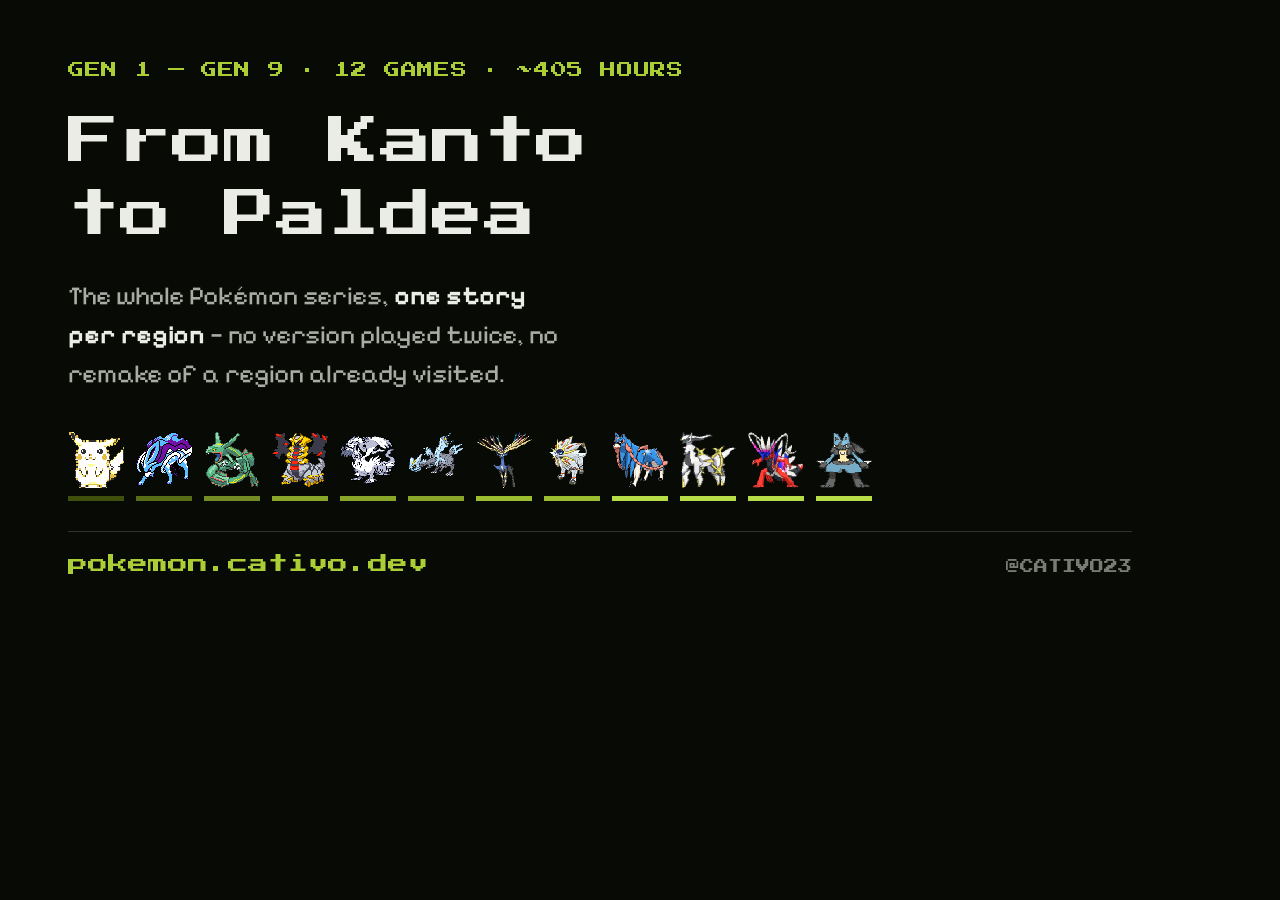
<file: tools/og.html>
<!doctype html>
<!-- Fuente de assets/og.png, la tarjeta que sale al compartir el enlace.
     Se renderiza con tools/make-og.sh. Usa los mismos tokens y fuentes que
     el sitio, asi que un cambio de paleta se propaga solo. -->
<html lang="en" data-theme="dark">
<head>
<meta charset="utf-8">
<link rel="preconnect" href="https://fonts.googleapis.com">
<link rel="preconnect" href="https://fonts.gstatic.com" crossorigin>
<link rel="stylesheet" href="https://fonts.googleapis.com/css2?family=Press+Start+2P&family=Pixelify+Sans:wght@400;700&display=swap">
<link rel="stylesheet" href="../assets/tokens.css">
<style>
  * { margin: 0; padding: 0; box-sizing: border-box; }
  html, body { width: 1200px; height: 630px; overflow: hidden; }
  body {
    background: var(--color-paper);
    color: var(--color-ink);
    font-family: var(--font-body);
    display: flex; flex-direction: column; justify-content: space-between;
    padding: 62px 68px 56px;
  }
  .eyebrow {
    font-family: var(--font-display); font-size: 16px; line-height: 1;
    color: var(--color-accent); letter-spacing: 0.04em;
  }
  h1 {
    margin-top: 28px;
    font-family: var(--font-display); font-weight: 400;
    font-size: 52px; line-height: 1.4; color: var(--color-ink);
  }
  .sub { margin-top: 24px; font-size: 26px; line-height: 1.5; color: var(--color-muted); max-width: 34ch; }
  .sub b { color: var(--color-ink); font-weight: 700; }

  /* La fila de sprites es la tesis hecha imagen: el arte cambia de 1998 a 2025.
     Doce a 56px con 12 de hueco caben en los 1064 de ancho util; a mas, se sale. */
  .row { display: flex; gap: 12px; align-items: flex-end; }
  .pk { display: flex; flex-direction: column; align-items: center; gap: 8px; }
  .pk img { width: 56px; height: 56px; image-rendering: pixelated; }
  .pk span { display: block; width: 56px; height: 5px; background: var(--era); }

  /* La firma va en su propio renglon: junto a los sprites no cabe. */
  .foot {
    margin-top: 30px; padding-top: 22px;
    border-top: 1px solid var(--color-rule);
    display: flex; justify-content: space-between; align-items: baseline;
  }
  .url { font-family: var(--font-display); font-size: 20px; line-height: 1; color: var(--color-accent); }
  .who { font-family: var(--font-display); font-size: 14px; line-height: 1; color: var(--color-neutral); }
</style>
</head>
<body>
  <div>
    <div class="eyebrow">GEN 1 &mdash; GEN 9 &middot; 12 GAMES &middot; ~405 HOURS</div>
    <h1>From Kanto<br>to Paldea</h1>
    <p class="sub">The whole Pok&eacute;mon series, <b>one story per region</b> &mdash; no version played twice, no remake of a region already visited.</p>
  </div>

  <div>
    <div class="row">
      <div class="pk" style="--era: var(--era-gb)"><img src="../assets/sprites/01-pikachu.png" alt=""><span></span></div>
      <div class="pk" style="--era: var(--era-gbc)"><img src="../assets/sprites/02-suicune.png" alt=""><span></span></div>
      <div class="pk" style="--era: var(--era-gba)"><img src="../assets/sprites/03-rayquaza.png" alt=""><span></span></div>
      <div class="pk" style="--era: var(--era-ds)"><img src="../assets/sprites/04-giratina.png" alt=""><span></span></div>
      <div class="pk" style="--era: var(--era-ds)"><img src="../assets/sprites/05-reshiram.png" alt=""><span></span></div>
      <div class="pk" style="--era: var(--era-ds)"><img src="../assets/sprites/06-kyurem.png" alt=""><span></span></div>
      <div class="pk" style="--era: var(--era-3ds)"><img src="../assets/sprites/07-xerneas.png" alt=""><span></span></div>
      <div class="pk" style="--era: var(--era-3ds)"><img src="../assets/sprites/08-solgaleo.png" alt=""><span></span></div>
      <div class="pk" style="--era: var(--era-switch)"><img src="../assets/sprites/09-zacian.png" alt=""><span></span></div>
      <div class="pk" style="--era: var(--era-switch)"><img src="../assets/sprites/10-arceus.png" alt=""><span></span></div>
      <div class="pk" style="--era: var(--era-switch)"><img src="../assets/sprites/11-koraidon.png" alt=""><span></span></div>
      <div class="pk" style="--era: var(--era-switch)"><img src="../assets/sprites/12-lucario.png" alt=""><span></span></div>
    </div>
    <div class="foot">
      <div class="url">pokemon.cativo.dev</div>
      <div class="who">@CATIVO23</div>
    </div>
  </div>
</body>
</html>
</file>
<file: assets/tokens.css>
/* Hallmark · pre-emit critique: P5 H5 E5 S5 R4 V5
 * Hallmark · genre: playful (retro-hardware register) · macrostructure: Narrative Workflow
 * theme: custom · vibe: "cartucho Game Boy, fósforo, nocturno"
 * paper oklch(14% 0.012 122) · accent oklch(80% 0.175 122) · anchor hue 122 (fósforo DMG)
 * fonts: Press Start 2P (display) + Pixelify Sans (body)
 * axes: paper-band=dark · display-style=pixel-bitmap · accent-hue=chromatic-green
 * nav: N5 floating pill · footer: Ft5 statement · enrichment: Tier A CSS-art
 */

:root {
  /* ---- superficie · claro ---- */
  --color-paper:    oklch(96% 0.012 122);
  --color-paper-2:  oklch(93% 0.016 122);
  --color-paper-3:  oklch(89% 0.020 122);
  --color-rule:     oklch(80% 0.014 122);
  --color-neutral:  oklch(52% 0.012 122);
  --color-muted:    oklch(40% 0.012 122);
  --color-ink:      oklch(18% 0.014 122);

  /* ---- acento único: el fósforo de la pantalla DMG ---- */
  --color-accent:   oklch(48% 0.150 122);
  --color-accent-2: oklch(58% 0.120 122);
  --color-focus:    oklch(48% 0.150 122);

  /* ---- semánticos (separados del acento) ---- */
  --color-done:     oklch(46% 0.130 150);
  --color-warn:     oklch(50% 0.130  70);
  --color-warn-bg:  oklch(93% 0.040  70);

  /* ---- la pantalla del Game Boy: sus cuatro tonos reales ---- */
  --dmg-0: oklch(76% 0.170 122);   /* #9BBC0F */
  --dmg-1: oklch(68% 0.150 122);   /* #8BAC0F */
  --dmg-2: oklch(45% 0.100 130);   /* #306230 */
  --dmg-3: oklch(28% 0.070 130);   /* #0F380F */
  --dmg-shell: oklch(30% 0.010 122);

  /* ---- eras de hardware: la luminosidad sube con la generación ---- */
  --era-gb:     oklch(42% 0.090 122);
  --era-gbc:    oklch(52% 0.110 122);
  --era-gba:    oklch(60% 0.130 122);
  --era-ds:     oklch(68% 0.150 122);
  --era-3ds:    oklch(74% 0.165 122);
  --era-switch: oklch(80% 0.175 122);

  /* ---- tipografía ---- */
  --font-display: "Press Start 2P", ui-monospace, "Courier New", monospace;
  --font-body: "Pixelify Sans", ui-sans-serif, system-ui, sans-serif;

  --text-display: clamp(1.35rem, 5.2vw, 3.1rem);
  --text-4xl: clamp(1.05rem, 3.4vw, 1.7rem);
  --text-3xl: clamp(0.92rem, 2.6vw, 1.15rem);
  --text-2xl: 1.45rem;
  --text-xl:  1.22rem;
  --text-md:  1.08rem;
  --text-sm:  0.96rem;
  --text-xs:  0.78rem;
  --text-pixel-sm: 0.66rem;
  --text-pixel-xs: 0.55rem;

  /* ---- espacio · escala de 4pt ---- */
  --space-2xs: 0.25rem;
  --space-xs:  0.5rem;
  --space-sm:  0.75rem;
  --space-md:  1rem;
  --space-lg:  1.5rem;
  --space-xl:  2rem;
  --space-2xl: 3rem;
  --space-3xl: 4.5rem;
  --space-4xl: 7rem;

  /* ---- líneas y radios: el píxel no tiene esquinas redondas ---- */
  --rule-hair: 1px;
  --rule-thick: 3px;
  --radius-none: 0;
  --radius-px: 2px;

  /* ---- movimiento ---- */
  --ease-out: cubic-bezier(0.16, 1, 0.3, 1);
  --ease-in: cubic-bezier(0.7, 0, 0.84, 0);
  --ease-in-out: cubic-bezier(0.65, 0, 0.35, 1);
  --dur-micro: 120ms;
  --dur-short: 220ms;
  --dur-long: 420ms;
}

@media (prefers-color-scheme: dark) {
  :root:not([data-theme="light"]) {
    --color-paper:    oklch(14% 0.012 122);
    --color-paper-2:  oklch(18% 0.014 122);
    --color-paper-3:  oklch(22% 0.016 122);
    --color-rule:     oklch(32% 0.014 122);
    --color-neutral:  oklch(58% 0.012 122);
    --color-muted:    oklch(74% 0.010 122);
    --color-ink:      oklch(94% 0.010 122);

    --color-accent:   oklch(80% 0.175 122);
    --color-accent-2: oklch(68% 0.150 122);
    --color-focus:    oklch(80% 0.175 122);

    --color-done:     oklch(78% 0.150 150);
    --color-warn:     oklch(80% 0.130  75);
    --color-warn-bg:  oklch(24% 0.040  75);

    --dmg-shell:      oklch(24% 0.008 122);

    --era-gb:     oklch(40% 0.090 122);
    --era-gbc:    oklch(50% 0.110 122);
    --era-gba:    oklch(60% 0.130 122);
    --era-ds:     oklch(68% 0.150 122);
    --era-3ds:    oklch(75% 0.165 122);
    --era-switch: oklch(84% 0.175 122);
  }
}

:root[data-theme="dark"] {
  --color-paper:    oklch(14% 0.012 122);
  --color-paper-2:  oklch(18% 0.014 122);
  --color-paper-3:  oklch(22% 0.016 122);
  --color-rule:     oklch(32% 0.014 122);
  --color-neutral:  oklch(58% 0.012 122);
  --color-muted:    oklch(74% 0.010 122);
  --color-ink:      oklch(94% 0.010 122);

  --color-accent:   oklch(80% 0.175 122);
  --color-accent-2: oklch(68% 0.150 122);
  --color-focus:    oklch(80% 0.175 122);

  --color-done:     oklch(78% 0.150 150);
  --color-warn:     oklch(80% 0.130  75);
  --color-warn-bg:  oklch(24% 0.040  75);

  --dmg-shell:      oklch(24% 0.008 122);

  --era-gb:     oklch(40% 0.090 122);
  --era-gbc:    oklch(50% 0.110 122);
  --era-gba:    oklch(60% 0.130 122);
  --era-ds:     oklch(68% 0.150 122);
  --era-3ds:    oklch(75% 0.165 122);
  --era-switch: oklch(84% 0.175 122);
}
</file>
<file: assets/styles.css>
/* Hallmark · macrostructure: Narrative Workflow · tone: oldschool · anchor hue: 122
 * Página de ruta. Los tokens viven en tokens.css; acá no hay un solo color literal.
 */

*, *::before, *::after { box-sizing: border-box; }

html, body {
  overflow-x: clip;              /* clip, no hidden: hidden rompe position:sticky */
  margin: 0;
}

html { scroll-behavior: smooth; }
@media (prefers-reduced-motion: reduce) { html { scroll-behavior: auto; } }

body {
  padding-bottom: 6rem;          /* colchon para la pildora fija del pie */
  background: var(--color-paper);
  color: var(--color-ink);
  font-family: var(--font-body);
  font-size: var(--text-md);
  line-height: 1.75;
  -webkit-font-smoothing: antialiased;
}

h1, h2, h3 {
  font-family: var(--font-display);
  font-weight: 400;
  font-style: normal;            /* los títulos son romanos, nunca itálicos */
  line-height: 1.35;
  margin: 0;
  overflow-wrap: anywhere;
  min-width: 0;
  text-wrap: balance;
}

p { margin: 0; }
a { color: var(--color-accent); }

:focus-visible {
  outline: var(--rule-thick) solid var(--color-focus);
  outline-offset: 3px;
  /* nunca animado: el anillo aparece al instante */
}

.wrap {
  width: 100%;
  max-width: 62rem;
  margin-inline: auto;
  padding-inline: var(--space-lg);
}

.measure { max-width: 60ch; }

/* ════════════ 1 · héroe — la pantalla construida en CSS ════════════ */

.hero {
  padding-block: var(--space-3xl) var(--space-2xl);
  border-bottom: var(--rule-thick) solid var(--color-rule);
}

.hero-in {
  display: grid;
  gap: var(--space-2xl);
  grid-template-columns: minmax(0, 1fr);
  align-items: center;
}
@media (min-width: 62rem) {
  .hero-in { grid-template-columns: minmax(0, 1.05fr) minmax(0, 0.95fr); }
}

.hero h1 {
  font-size: var(--text-display);
  letter-spacing: -0.01em;
  line-height: 1.5;
}

.hero .thesis {
  margin-top: var(--space-lg);
  font-size: var(--text-xl);
  color: var(--color-muted);
  max-width: 34ch;
}

/* --- la carcasa DMG, dibujada con CSS puro --- */
.dmg {
  background: var(--dmg-shell);
  border: var(--rule-thick) solid var(--color-rule);
  border-radius: var(--radius-px);
  padding: var(--space-lg) var(--space-lg) var(--space-xl);
  box-shadow: inset 0 -3px 0 0 var(--color-paper-3);
}

.dmg-brow {
  display: flex;
  justify-content: space-between;
  align-items: center;
  gap: var(--space-sm);
  font-family: var(--font-display);
  font-size: var(--text-pixel-xs);
  color: var(--dmg-1);
  margin-bottom: var(--space-sm);
}

.led {
  width: 8px; height: 8px;
  background: var(--dmg-0);
  flex: none;
}

.screen {
  position: relative;
  background: var(--dmg-0);
  padding: var(--space-lg) var(--space-md);
  min-height: 11rem;
  display: grid;
  align-content: center;
  gap: var(--space-sm);
  overflow: hidden;
}

/* Las líneas de barrido de un LCD, no una textura decorativa. */
.screen::after {
  content: "";
  position: absolute;
  inset: 0;
  pointer-events: none;
  background: repeating-linear-gradient(
    to bottom,
    oklch(0% 0 0 / 0.10) 0 1px,
    oklch(0% 0 0 / 0) 1px 3px
  );
}

.screen p, .screen div { position: relative; z-index: 1; }

.screen-title {
  font-family: var(--font-display);
  font-size: var(--text-pixel-sm);
  color: var(--dmg-3);
  line-height: 1.9;
}

.screen-rows {
  font-family: var(--font-display);
  font-size: var(--text-pixel-xs);
  color: var(--dmg-2);
  line-height: 2.4;
  display: grid;
  gap: var(--space-2xs);
}
.screen-rows b { color: var(--dmg-3); font-weight: 400; }

.press {
  font-family: var(--font-display);
  font-size: var(--text-pixel-xs);
  color: var(--dmg-3);
  margin-top: var(--space-sm);
}

/* --- el medidor: 12 celdas AGRUPADAS POR CONSOLA ---
   Doce celdas para que cada parada siga siendo legible una por una, agrupadas
   en las seis eras de hardware para que el mismo control cuente además la
   historia del hardware. Un control con dos lecturas, en vez de dos controles
   mostrando lo mismo. Cada celda lleva el color de su era. */
.cells {
  display: flex;
  align-items: flex-end;
  gap: 7px;
  margin-top: var(--space-md);
}
.cell-group {
  display: flex;
  gap: 2px;
  flex: 1 1 0;
  min-width: 0;
  position: relative;
  padding-bottom: 13px;
}
.cell-group::after {
  content: attr(data-console);
  position: absolute;
  left: 0; bottom: 0;
  font-family: var(--font-display);
  font-size: 5.5px;
  letter-spacing: .04em;
  color: var(--color-neutral);
  white-space: nowrap;
}
.cell {
  height: 12px;
  flex: 1 1 0;
  min-width: 0;
  background: var(--color-paper-3);
  border: var(--rule-hair) solid var(--color-rule);
}
.cell.on { background: var(--era, var(--color-accent)); border-color: var(--era, var(--color-accent)); }
/* "Jugando ahora": media celda, no una llena. */
.cell.half {
  background: linear-gradient(to right, var(--era, var(--color-accent)) 50%, transparent 50%);
  border-color: var(--era, var(--color-accent));
}

.cells-lbl {
  margin-top: var(--space-xs);
  font-family: var(--font-display);
  font-size: var(--text-pixel-xs);
  color: var(--color-neutral);
  line-height: 2;
}

/* ════════════ 2 · nav N5 — píldora flotante con el progreso ════════════ */

.pill {
  position: fixed;
  left: 50%;
  bottom: var(--space-lg);
  transform: translateX(-50%);
  z-index: 40;
  display: flex;
  align-items: center;
  gap: var(--space-md);
  padding: var(--space-xs) var(--space-md);
  background: var(--color-paper-2);
  border: var(--rule-thick) solid var(--color-rule);
  font-family: var(--font-display);
  font-size: var(--text-pixel-xs);
  line-height: 2.2;
  max-width: calc(100% - var(--space-xl));
}
.pill-count { color: var(--color-accent); white-space: nowrap; }
.pill-sep { width: var(--rule-hair); height: 1.1rem; background: var(--color-rule); flex: none; }

.pill-jump {
  font: inherit;
  color: var(--color-ink);
  background: none;
  border: 0;
  padding: var(--space-2xs) var(--space-xs);
  cursor: pointer;
  white-space: nowrap;           /* nunca dos líneas en algo clicable */
}
.pill-jump:hover { color: var(--color-accent); }
.pill-jump:active { transform: translateY(1px); }
.pill-jump[disabled] { color: var(--color-neutral); cursor: not-allowed; }

/* ════════════ 3 · secciones ════════════ */

.band { padding-block: var(--space-3xl); }
.band + .band { border-top: var(--rule-hair) solid var(--color-rule); }
.band-tight { padding-block: var(--space-2xl); }
.band-wide { padding-block: var(--space-4xl) var(--space-3xl); }

h2 {
  font-size: var(--text-4xl);
  line-height: 1.5;
  color: var(--color-ink);
}

.band > .wrap > p + p,
.band > .wrap > h2 + p { margin-top: var(--space-md); }
.band p { color: var(--color-muted); }
.band p strong, .band p b { color: var(--color-ink); font-weight: 700; }

/* ════════════ 4 · la ruta — Narrative Workflow ════════════ */

.route { margin-top: var(--space-2xl); position: relative; }

/* El riel se rellena con el scroll: es el progreso, no un adorno. */
.rail {
  position: absolute;
  left: 7px;
  top: 0;
  bottom: 0;
  width: var(--rule-thick);
  background: var(--color-rule);
}
.rail-fill {
  position: absolute;
  inset: 0 0 auto 0;
  height: 0;
  background: var(--color-accent);
  transform-origin: top;
}
@media (min-width: 48rem) { .rail { left: 11px; } }

.stage {
  position: relative;
  padding-left: var(--space-2xl);
  padding-bottom: var(--space-3xl);
}
.stage:last-child { padding-bottom: 0; }

/* El marcador codifica la consola: sube el brillo con la generación. */
.dot {
  position: absolute;
  left: 0;
  top: 6px;
  width: 17px; height: 17px;
  background: var(--era, var(--color-neutral));
  border: var(--rule-thick) solid var(--color-paper);
  outline: var(--rule-hair) solid var(--color-rule);
}
@media (min-width: 48rem) { .dot { width: 25px; height: 25px; } .stage { padding-left: var(--space-3xl); } }

/* El número va ARRIBA del título, misma columna. Nunca a la izquierda en dos columnas. */
.stage-n {
  font-family: var(--font-display);
  font-size: var(--text-pixel-sm);
  color: var(--color-accent);
  line-height: 1.8;
}
.stage.done .stage-n { color: var(--color-done); }

.stage h3 {
  font-size: var(--text-3xl);
  margin-top: var(--space-2xs);
  line-height: 1.6;
}

.stage-meta {
  margin-top: var(--space-sm);
  display: flex;
  flex-wrap: wrap;
  gap: var(--space-2xs) var(--space-md);
  font-family: var(--font-display);
  font-size: var(--text-pixel-xs);
  line-height: 2.4;
  color: var(--color-neutral);
}
.stage-meta b { color: var(--color-muted); font-weight: 400; }

.stage-why { margin-top: var(--space-md); font-size: var(--text-md); color: var(--color-muted); }
.stage-why b { color: var(--color-ink); font-weight: 700; }

.aside {
  margin-top: var(--space-md);
  padding: var(--space-sm) var(--space-md);
  border-left: var(--rule-thick) solid var(--color-rule);
  background: var(--color-paper-2);
  font-size: var(--text-sm);
  color: var(--color-neutral);
}
.aside b { color: var(--color-muted); }

/* --- la tabla de tipos, creciendo ---
   Siempre dieciocho ranuras. Las vacias son tipos que el juego todavia no
   inventa, asi que la misma tira aparece tres veces y el lector la ve
   completarse: el crecimiento ES el diagrama. Solo cambia dos veces en toda
   la ruta (15 a 17 en Johto, 17 a 18 en Kalos); Kanto es la linea base. */
.tc { margin-top: var(--space-md); }

.tc-top {
  display: flex;
  flex-wrap: wrap;
  gap: var(--space-2xs) var(--space-md);
  align-items: baseline;
  font-family: var(--font-display);
  font-size: var(--text-pixel-xs);
  line-height: 2.2;
  color: var(--color-neutral);
}
.tc-top b { color: var(--color-accent); font-weight: 400; }

.tc-strip {
  margin-top: var(--space-sm);
  display: flex;
  flex-wrap: wrap;
  gap: 3px;
}
.tc-strip i {
  width: 13px;
  height: 13px;
  background: var(--color-rule);
}
.tc-strip i.new { background: var(--color-accent); }
/* Una ranura que el juego todavia no llena: contorno, no relleno. */
.tc-strip i.empty { background: none; box-shadow: inset 0 0 0 1px var(--color-rule); }

.tc-note { margin-top: var(--space-sm); font-size: var(--text-sm); color: var(--color-neutral); }
.tc-note b { color: var(--color-ink); font-weight: 700; }

/* --- el marcador de completado --- */
.mark {
  margin-top: var(--space-lg);
  display: inline-flex;
  align-items: center;
  gap: var(--space-xs);
  font-family: var(--font-display);
  font-size: var(--text-pixel-xs);
  line-height: 1;
  color: var(--color-neutral);
  background: var(--color-paper);
  border: var(--rule-thick) solid var(--color-rule);
  padding: var(--space-sm) var(--space-md);
  cursor: pointer;
  white-space: nowrap;
  transition: color var(--dur-micro) var(--ease-out),
              border-color var(--dur-micro) var(--ease-out),
              transform var(--dur-micro) var(--ease-out);
}
.mark:hover, .mark.is-hover { color: var(--color-accent); border-color: var(--color-accent); }
.mark:active, .mark.is-active { transform: translateY(1px); }
.mark .box {
  width: 11px; height: 11px;
  border: var(--rule-hair) solid currentColor;
  flex: none;
}
.stage.done .mark { color: var(--color-done); border-color: var(--color-done); }
.stage.done .mark .box { background: var(--color-done); }

/* ════════════ 5 · tablas ════════════ */

.tbl {
  margin-top: var(--space-xl);
  overflow-x: auto;
  border: var(--rule-thick) solid var(--color-rule);
}
table { border-collapse: collapse; width: 100%; font-size: var(--text-sm); }
th, td { text-align: left; padding: var(--space-sm) var(--space-md); border-bottom: var(--rule-hair) solid var(--color-rule); }
th {
  background: var(--color-paper-2);
  font-family: var(--font-display);
  font-size: var(--text-pixel-xs);
  font-weight: 400;
  line-height: 2.2;
  color: var(--color-neutral);
  white-space: nowrap;
}
td { color: var(--color-muted); vertical-align: top; }
td b { color: var(--color-ink); }
tr:last-child td { border-bottom: 0; }
.num { font-variant-numeric: tabular-nums; white-space: nowrap; }

/* ════════════ 6 · notas ════════════ */

.note {
  margin-top: var(--space-lg);
  padding: var(--space-md) var(--space-lg);
  background: var(--color-paper-2);
  border-left: var(--rule-thick) solid var(--color-accent);
  font-size: var(--text-sm);
}
.note.warn { border-left-color: var(--color-warn); background: var(--color-warn-bg); }
.note.warn b { color: var(--color-warn); }

.cmd {
  display: block;
  margin-top: var(--space-md);
  padding: var(--space-md);
  background: var(--color-paper-2);
  border: var(--rule-hair) solid var(--color-rule);
  font-family: var(--font-display);
  font-size: var(--text-pixel-xs);
  line-height: 2.2;
  color: var(--color-ink);
  overflow-x: auto;
  white-space: pre;
}

/* ════════════ 7 · footer Ft5 — declaración ════════════ */

footer {
  border-top: var(--rule-thick) solid var(--color-rule);
  padding-block: var(--space-3xl) var(--space-4xl);
}
.statement {
  font-family: var(--font-display);
  font-size: var(--text-3xl);
  line-height: 1.7;
  color: var(--color-ink);
  max-width: 22ch;
}
.colophon {
  margin-top: var(--space-xl);
  font-size: var(--text-sm);
  color: var(--color-neutral);
  max-width: 58ch;
}

/* ════════════ 8 · movimiento — tres primitivas ════════════ */

/* (a) boot: una sola secuencia orquestada al cargar, escalonada por índice */
.boot {
  opacity: 0;
  transform: translateY(8px);
  animation: boot var(--dur-long) var(--ease-out) forwards;
  animation-delay: calc(var(--i, 0) * 70ms);
}
@keyframes boot { to { opacity: 1; transform: none; } }

/* (b) press-start: parpadeo finito. Seis pulsos y descansa — no un bucle infinito. */
.press { animation: press 1s steps(1, end) 6; }
@keyframes press { 0%, 49% { opacity: 1; } 50%, 100% { opacity: 0.15; } }

/* (c) rail-fill vive en JS: la altura del riel sigue al scroll (progreso real) */

@media (prefers-reduced-motion: reduce) {
  *, *::before, *::after {
    animation-duration: 150ms !important;
    animation-iteration-count: 1 !important;
    transition-duration: 150ms !important;
  }
  .boot { animation: boot-reduced 150ms linear forwards; }
  @keyframes boot-reduced { to { opacity: 1; transform: none; } }
  .press { animation: none; opacity: 1; }
}

/* ════════════ 9 · responsive ════════════ */

@media (max-width: 40rem) {
  body { font-size: var(--text-sm); }
  .hero { padding-block: var(--space-2xl) var(--space-xl); }
  .band { padding-block: var(--space-2xl); }
  .band-wide { padding-block: var(--space-3xl) var(--space-2xl); }
  .pill { gap: var(--space-sm); padding-inline: var(--space-sm); }
  .statement { max-width: none; }
}

/* ════════════ 10 · sprites ════════════
   Cada parada muestra su mascota EN EL ESTILO GRÁFICO DE SU JUEGO: el arte
   evoluciona de 1998 a 2025 a medida que bajás. Es contenido, no decoración. */

.stage {
  display: grid;
  grid-template-columns: minmax(0, 1fr);
  gap: var(--space-md);
}
@media (min-width: 40rem) {
  .stage { grid-template-columns: minmax(0, 1fr) auto; align-items: start; }
}

.stage-body { min-width: 0; }

.sprite {
  margin: 0;
  justify-self: start;
  display: grid;
  place-items: center;
  width: 7.5rem;
  height: 7.5rem;
  flex: none;
  background: var(--color-paper-2);
  border: var(--rule-hair) solid var(--color-rule);
  /* Las mismas líneas de barrido de la pantalla del héroe, mucho más suaves. */
  background-image: repeating-linear-gradient(
    to bottom,
    oklch(0% 0 0 / 0.05) 0 1px,
    oklch(0% 0 0 / 0) 1px 3px
  );
}
@media (min-width: 40rem) { .sprite { justify-self: end; } }

.sprite img {
  display: block;
  width: 96px;
  height: 96px;
  object-fit: contain;
  /* Sin esto el navegador interpola y el pixel-art se ve borroso. */
  image-rendering: pixelated;
  transition: transform var(--dur-short) var(--ease-out);
}

/* La mascota reacciona a la parada, no se mueve sola: nada de bucles ambientales. */
.stage:hover .sprite img,
.stage:focus-within .sprite img { transform: translateY(-3px); }

.stage.done .sprite { border-color: var(--color-done); }

/* Al marcar una parada la mascota da un salto. Una vez, no en bucle. */
.stage.just-done .sprite img { animation: hop 420ms steps(3, end) 1; }
@keyframes hop {
  0%   { transform: translateY(0); }
  40%  { transform: translateY(-10px); }
  100% { transform: translateY(0); }
}

/* --- el sprite del héroe vive dentro de la pantalla --- */
.screen { position: relative; }
/* El sprite REAL de Pokémon Yellow, remapeado a los tres tonos oscuros de la DMG
   (#0F380F, #306230, #8BAC0F) con ImageMagick. Sin filtros CSS: los colores están
   horneados en el PNG, que es como se veía de verdad en la consola. El cuarto tono,
   #9BBC0F, es el fondo de la pantalla, así que el sprite se recorta contra él. */
.screen-sprite {
  position: absolute;
  right: var(--space-md);
  bottom: var(--space-sm);
  width: 80px;
  height: 80px;
  z-index: 2;
  image-rendering: pixelated;
  /* Cuatro saltos al encender y se queda quieto, igual que el > START. */
  animation: idle 900ms steps(2, jump-none) 4;
  animation-delay: 700ms;
}
@keyframes idle { from { transform: translateY(0); } to { transform: translateY(-4px); } }

/* ════════════ 11 · encendido de la pantalla ════════════
   Una DMG no aparece: se enciende. Un destello y después la imagen. */

.screen { animation: screen-on 620ms var(--ease-out) 1 both; animation-delay: 180ms; }
@keyframes screen-on {
  0%   { filter: brightness(2.4) contrast(0.2); opacity: 0; }
  35%  { filter: brightness(1.8) contrast(0.5); opacity: 1; }
  100% { filter: none; opacity: 1; }
}

.screen > * { animation: screen-content 420ms var(--ease-out) 1 both; animation-delay: 520ms; }
@keyframes screen-content { from { opacity: 0; } to { opacity: 1; } }

/* ════════════ 12 · el punto se enciende al pasar ════════════
   El riel traza la ruta y cada parada se ilumina cuando la alcanzás, como un
   mapa de pueblo marcándose solo. NUNCA esconde contenido: el texto está ahí
   desde el primer fotograma, encendido o no. */

.dot {
  transform: scale(0.82);
  filter: saturate(0.45) brightness(0.78);
  transition: transform var(--dur-short) var(--ease-out),
              filter var(--dur-short) var(--ease-out);
}
.stage.reached .dot { transform: scale(1); filter: none; }
.stage.done .dot { background: var(--color-done); }

@media (prefers-reduced-motion: reduce) {
  .screen, .screen > *, .screen-sprite { animation: none; filter: none; opacity: 1; }
  .dot { transform: scale(1); filter: none; transition: none; }
  .stage.just-done .sprite img { animation: none; }
  .stage:hover .sprite img, .stage:focus-within .sprite img { transform: none; }
}

/* ════════════ 13 · el kicker del héroe ════════════ */

.kicker {
  margin-top: var(--space-md);
  font-family: var(--font-display);
  font-size: var(--text-pixel-xs);
  line-height: 2.2;
  color: var(--color-accent);
}

.byline { margin-top: var(--space-md); color: var(--color-muted); }
.colophon + .colophon { margin-top: var(--space-sm); }

/* ════════════ 14 · la nota de apertura ════════════ */

.card-note {
  max-width: 64ch;
  padding: var(--space-lg) var(--space-xl);
  background: var(--color-paper-2);
  border-left: var(--rule-thick) solid var(--color-accent);
  display: grid;
  gap: var(--space-md);
}
.card-note-h {
  font-family: var(--font-display);
  font-size: var(--text-pixel-sm);
  line-height: 1.9;
  color: var(--color-accent);
}
.card-note p { color: var(--color-muted); }
.card-note b { color: var(--color-ink); font-weight: 700; }

.disclaimer {
  padding-top: var(--space-md);
  border-top: var(--rule-hair) solid var(--color-rule);
  font-size: var(--text-sm);
}
.sig { font-size: var(--text-sm); }
.sig a { color: var(--color-accent); }

/* ════════════ 15 · lo que estrenó cada generación ════════════ */

.stage-new {
  margin-top: var(--space-md);
  font-size: var(--text-sm);
  color: var(--color-neutral);
}
.stage-new b { color: var(--color-accent); font-weight: 400; font-family: var(--font-display);
  font-size: var(--text-pixel-xs); line-height: 2.4; }

/* ════════════ 16 · la generación completa, plegada ════════════
   El desplegable existe para que la ruta sea completa sin ser larga: los
   descartes están ahí, a un clic, en vez de escondidos en otra sección. */

details.gen {
  margin-top: var(--space-lg);
  border: var(--rule-hair) solid var(--color-rule);
  background: var(--color-paper-2);
}
details.gen > summary {
  cursor: pointer;
  padding: var(--space-sm) var(--space-md);
  font-family: var(--font-display);
  font-size: var(--text-pixel-xs);
  line-height: 2.2;
  color: var(--color-neutral);
  list-style: none;
  display: flex;
  align-items: center;
  gap: var(--space-sm);
}
details.gen > summary::-webkit-details-marker { display: none; }
details.gen > summary::before {
  content: "+";
  color: var(--color-accent);
  flex: none;
}
details.gen[open] > summary::before { content: "-"; }
details.gen > summary:hover { color: var(--color-accent); }
details.gen > summary:focus-visible { outline: var(--rule-thick) solid var(--color-focus); outline-offset: -3px; }

.gen-list {
  margin: 0;
  padding: 0 var(--space-md) var(--space-md);
  list-style: none;
  display: grid;
  gap: var(--space-sm);
  font-size: var(--text-sm);
  color: var(--color-neutral);
}
.gen-list li { display: flex; gap: var(--space-sm); align-items: baseline; }
.gen-list b { color: var(--color-muted); font-weight: 700; }
.gen-list .tick {
  width: 9px; height: 9px;
  flex: none;
  transform: translateY(-1px);
  border: var(--rule-hair) solid var(--color-rule);
}
.gen-list .pick b { color: var(--color-ink); }
.gen-list .pick .tick { background: var(--color-accent); border-color: var(--color-accent); }

/* ════════════ 17 · el contador de horas ════════════ */

.cells-hours { margin-top: var(--space-2xs); color: var(--color-accent); }

/* ════════════ 18 · el estado "jugando ahora" ════════════
   Vas a pasar meses en una sola parada. Sin este estado el medidor solo sabe
   decir "empezado" o "no", que es justo lo que menos ocurre. */

.stage.playing .stage-n { color: var(--color-warn); }
.stage.playing .dot { background: var(--color-warn); }
.stage.playing .sprite { border-color: var(--color-warn); }
.stage.playing .mark { color: var(--color-warn); border-color: var(--color-warn); }
.stage.playing .mark .box {
  background: linear-gradient(to right, var(--color-warn) 50%, transparent 50%);
}

/* ════════════ 19 · atajos de teclado ════════════ */

.pill-keys { color: var(--color-neutral); white-space: nowrap; }

.help {
  position: fixed;
  inset: 0;
  z-index: 60;
  display: grid;
  place-items: center;
  padding: var(--space-lg);
  background: oklch(0% 0 0 / 0.55);
}
.help[hidden] { display: none; }

.help-in {
  width: min(30rem, 100%);
  max-height: 100%;
  overflow-y: auto;
  padding: var(--space-xl);
  background: var(--color-paper);
  border: var(--rule-thick) solid var(--color-accent);
}
.help-h {
  font-family: var(--font-display);
  font-size: var(--text-pixel-sm);
  line-height: 1.9;
  color: var(--color-accent);
  margin-bottom: var(--space-lg);
}
.help-list {
  margin: 0;
  display: grid;
  grid-template-columns: auto minmax(0, 1fr);
  gap: var(--space-sm) var(--space-lg);
  align-items: baseline;
  font-size: var(--text-sm);
}
.help-list dt {
  font-family: var(--font-display);
  font-size: var(--text-pixel-xs);
  line-height: 1.8;
  color: var(--color-ink);
  border: var(--rule-hair) solid var(--color-rule);
  padding: 5px 8px;
  text-align: center;
}
.help-list dd { margin: 0; color: var(--color-muted); }
.help-note {
  margin-top: var(--space-lg);
  font-size: var(--text-sm);
  color: var(--color-neutral);
}
.help-close {
  margin-top: var(--space-lg);
  font-family: var(--font-display);
  font-size: var(--text-pixel-xs);
  line-height: 1;
  color: var(--color-ink);
  background: none;
  border: var(--rule-thick) solid var(--color-rule);
  padding: var(--space-sm) var(--space-md);
  cursor: pointer;
  white-space: nowrap;
}
.help-close:hover { color: var(--color-accent); border-color: var(--color-accent); }
.help-close:active { transform: translateY(1px); }

@media (max-width: 30rem) {
  .pill-keys { display: none; }
  .cell-group::after { font-size: 5px; }
}
</file>
